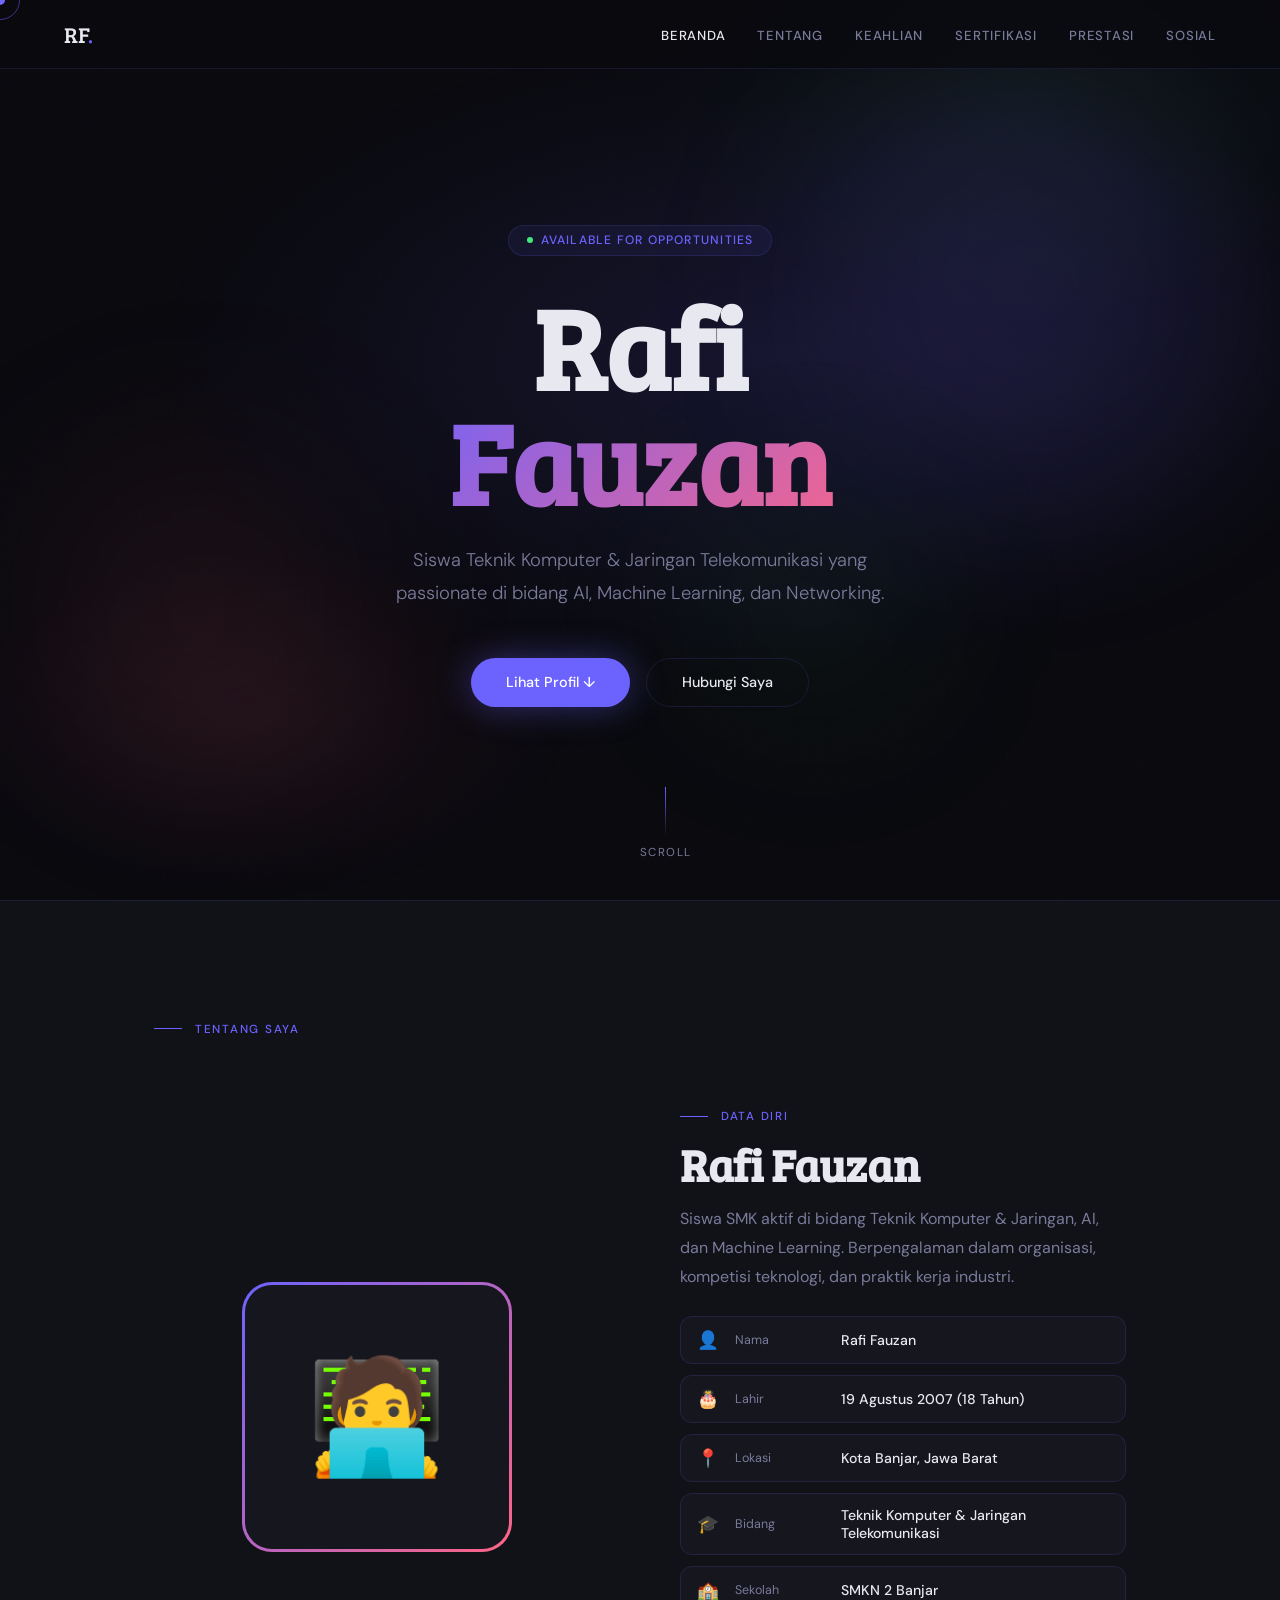
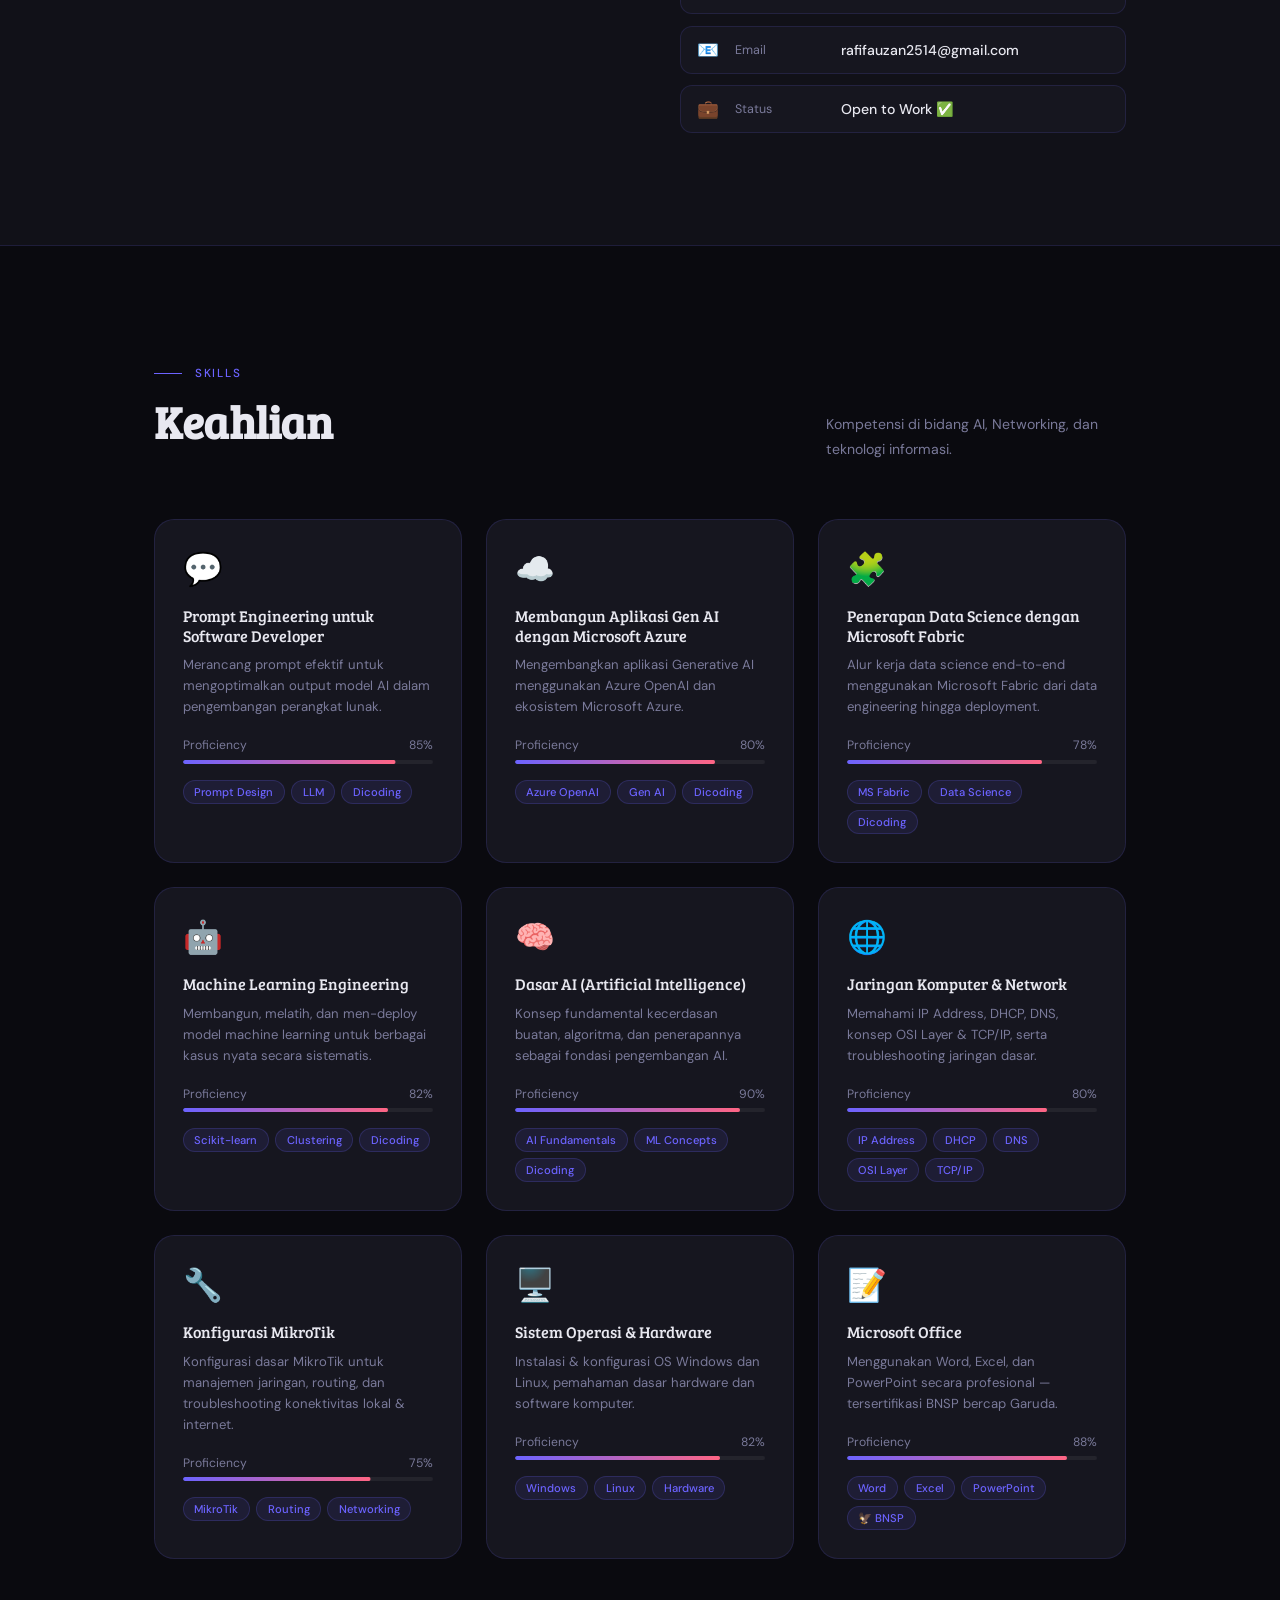
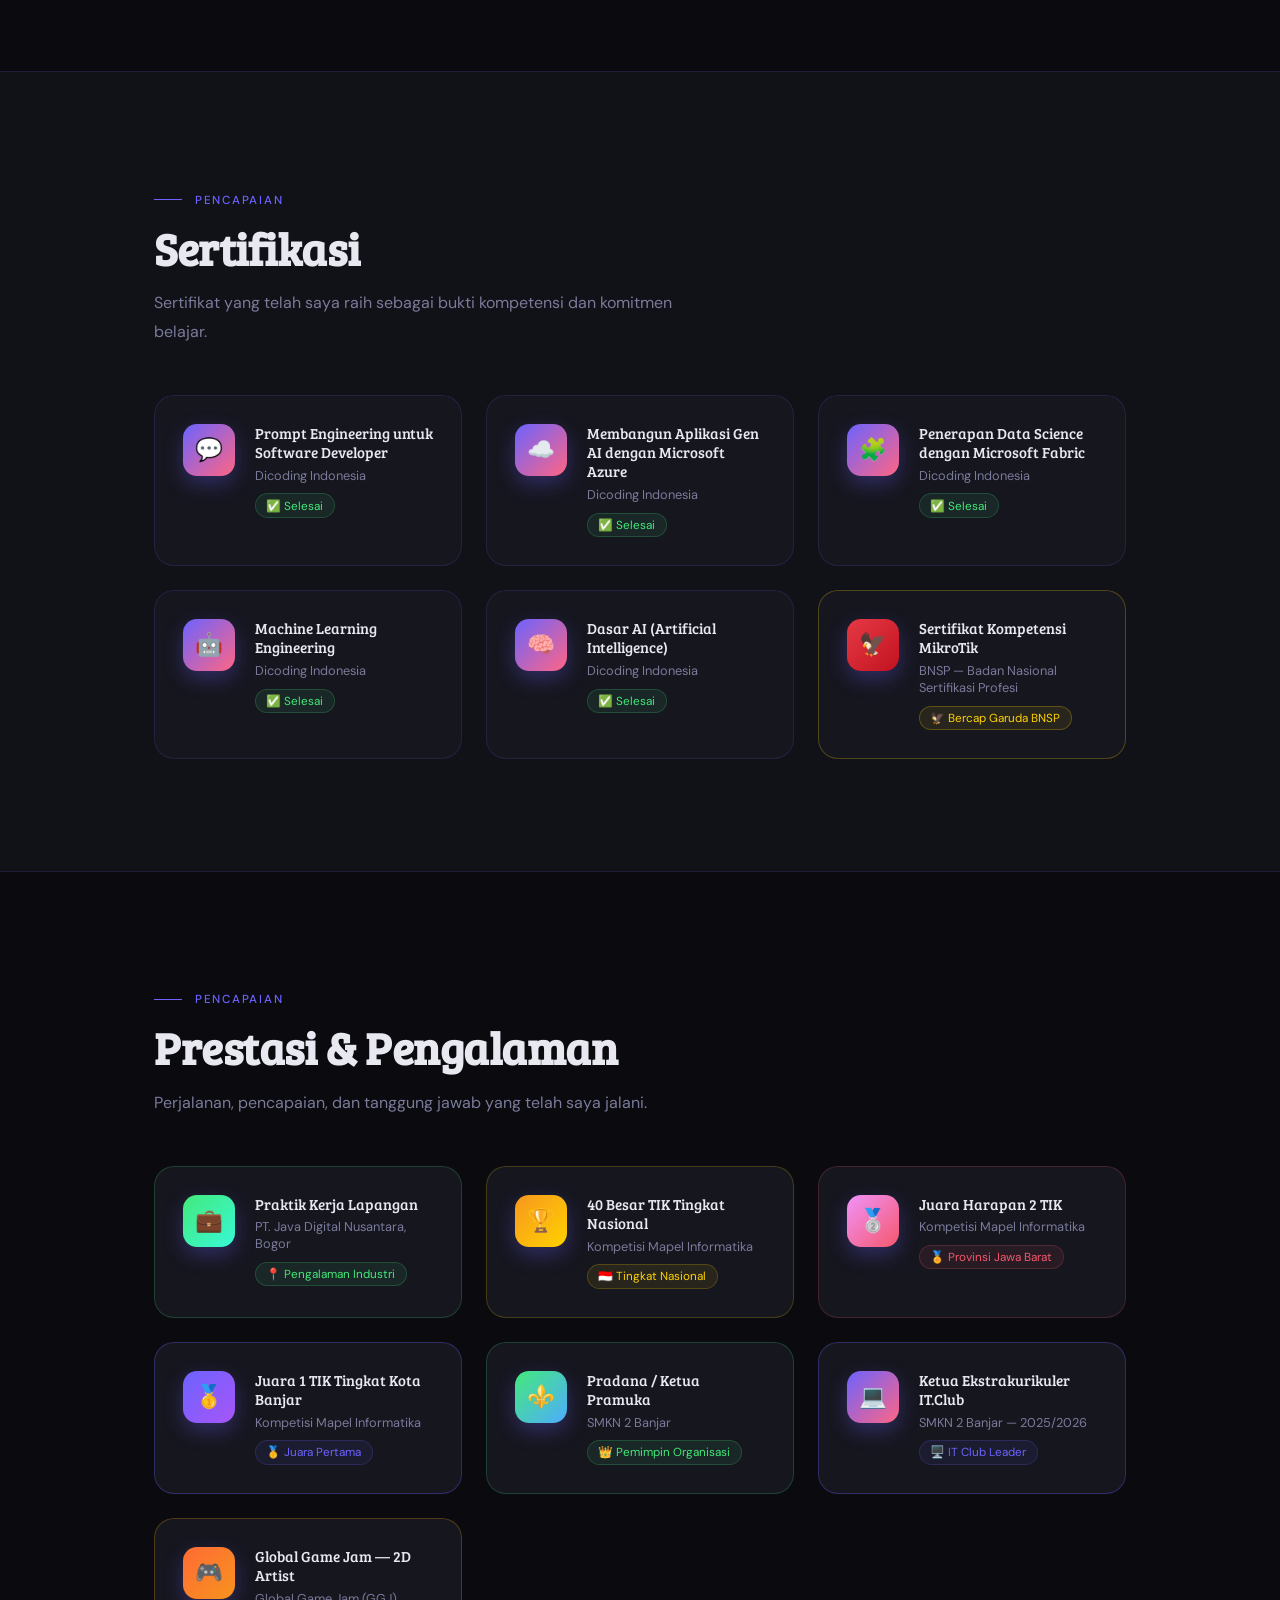
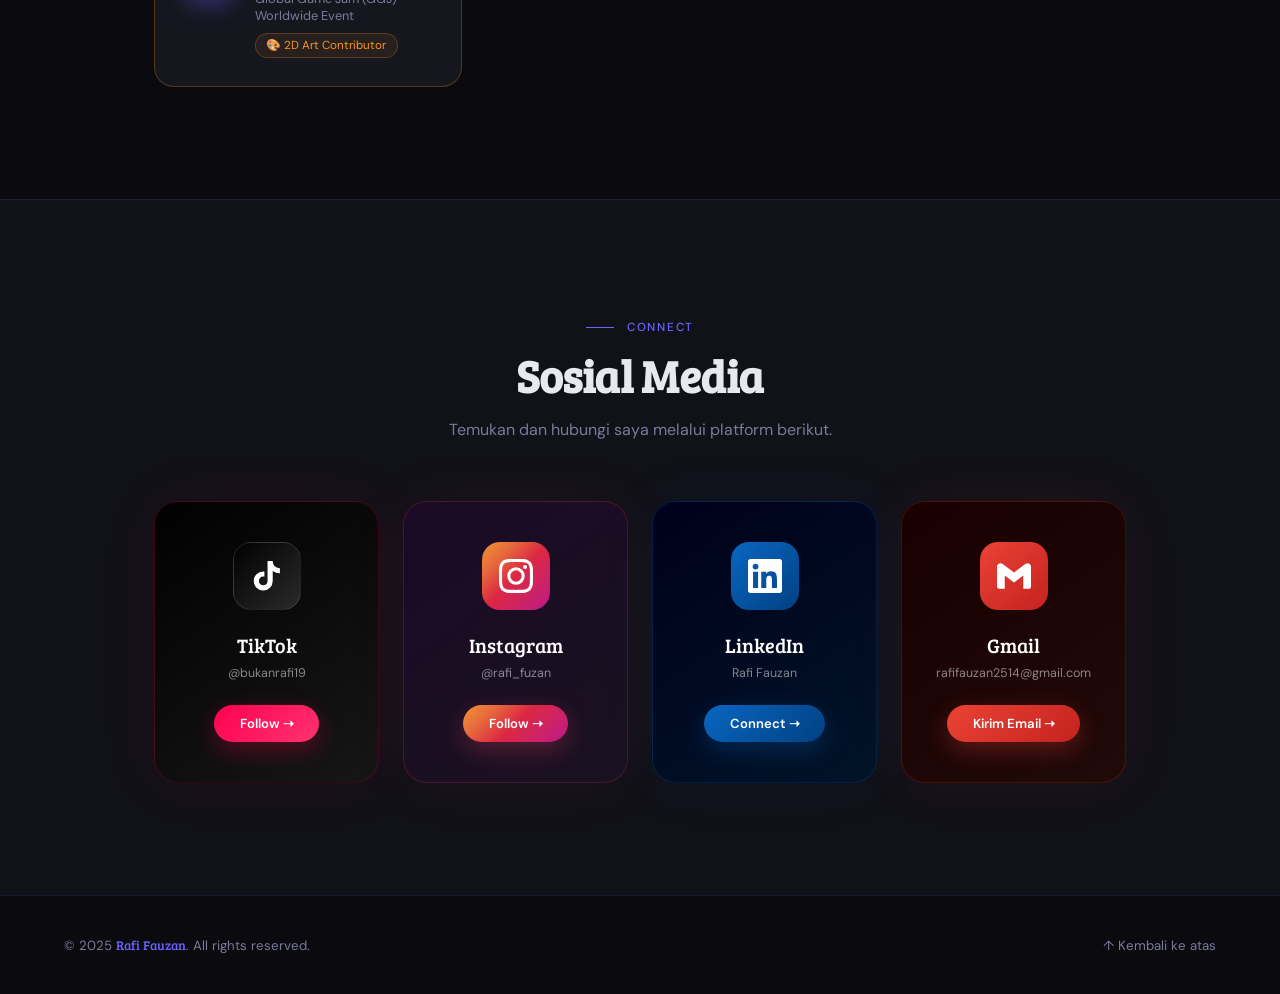
<file: index.html>
<!DOCTYPE html>
<html lang="id">
<head>
  <meta charset="UTF-8">
  <meta name="viewport" content="width=device-width, initial-scale=1.0">
  <title>Rafi Fauzan — Portfolio</title>
  <link href="https://fonts.googleapis.com/css2?family=Bree+Serif&family=Syne:wght@400;600;700;800&family=DM+Sans:ital,wght@0,300;0,400;0,500;1,300&display=swap" rel="stylesheet">
  <link rel="stylesheet" href="style.css">
</head>
<body>

  <!-- CURSOR -->
  <div class="cursor" id="cursor"></div>
  <div class="cursor-ring" id="cursorRing"></div>

  <!-- ══════════════════════════════════
       NAVIGASI
  ══════════════════════════════════ -->
  <nav>
    <div class="nav-logo">RF<span>.</span></div>
    <ul class="nav-links">
      <li><a href="#beranda">Beranda</a></li>
      <li><a href="#data-diri">Tentang</a></li>
      <li><a href="#keahlian">Keahlian</a></li>
      <li><a href="#sertifikasi">Sertifikasi</a></li>
      <li><a href="#prestasi">Prestasi</a></li>
      <li><a href="#sosial">Sosial</a></li>
    </ul>
  </nav>

  <!-- ══════════════════════════════════
       BERANDA
  ══════════════════════════════════ -->
  <section id="beranda">
    <div class="hero-bg">
      <div class="orb orb-1"></div>
      <div class="orb orb-2"></div>
      <div class="orb orb-3"></div>
    </div>

    <div class="hero-content">
      <div class="hero-tag">
        <span class="dot"></span>
        Available for opportunities
      </div>

      <h1 class="hero-name">
        <span class="line-1">Rafi</span>
        <span class="line-2">Fauzan</span>
      </h1>

      <p class="hero-sub">
        Siswa Teknik Komputer &amp; Jaringan Telekomunikasi yang passionate di bidang
        AI, Machine Learning, dan Networking.
      </p>

      <div class="hero-cta">
        <a href="#data-diri" class="btn btn-primary">Lihat Profil ↓</a>
        <a href="#sosial"    class="btn btn-outline">Hubungi Saya</a>
      </div>
    </div>

    <div class="scroll-ind">
      <div class="line"></div>
      <span>Scroll</span>
    </div>
  </section>

  <!-- ══════════════════════════════════
       DATA DIRI
  ══════════════════════════════════ -->
  <section id="data-diri">
    <div class="section-wrap">
      <div class="section-label">Tentang Saya</div>
      <div class="about-grid">

        <!-- Avatar -->
        <div class="about-avatar-wrap reveal">
          <div class="avatar-frame">
            <div class="avatar-inner">🧑‍💻</div>
          </div>
        </div>

        <!-- Info -->
        <div class="about-details">
          <div class="section-label">Data Diri</div>
          <h2 class="section-title">Rafi Fauzan</h2>
          <p class="section-desc">
            Siswa SMK aktif di bidang Teknik Komputer &amp; Jaringan, AI, dan Machine Learning.
            Berpengalaman dalam organisasi, kompetisi teknologi, dan praktik kerja industri.
          </p>

          <div class="info-list">
            <div class="info-item reveal reveal-delay-1">
              <span class="info-icon">👤</span>
              <span class="info-label">Nama</span>
              <span class="info-val">Rafi Fauzan</span>
            </div>
            <div class="info-item reveal reveal-delay-1">
              <span class="info-icon">🎂</span>
              <span class="info-label">Lahir</span>
              <span class="info-val">19 Agustus 2007 (18 Tahun)</span>
            </div>
            <div class="info-item reveal reveal-delay-2">
              <span class="info-icon">📍</span>
              <span class="info-label">Lokasi</span>
              <span class="info-val">Kota Banjar, Jawa Barat</span>
            </div>
            <div class="info-item reveal reveal-delay-2">
              <span class="info-icon">🎓</span>
              <span class="info-label">Bidang</span>
              <span class="info-val">Teknik Komputer &amp; Jaringan Telekomunikasi</span>
            </div>
            <div class="info-item reveal reveal-delay-3">
              <span class="info-icon">🏫</span>
              <span class="info-label">Sekolah</span>
              <span class="info-val">SMKN 2 Banjar</span>
            </div>
            <div class="info-item reveal reveal-delay-3">
              <span class="info-icon">📧</span>
              <span class="info-label">Email</span>
              <span class="info-val">rafifauzan2514@gmail.com</span>
            </div>
            <div class="info-item reveal reveal-delay-3">
              <span class="info-icon">💼</span>
              <span class="info-label">Status</span>
              <span class="info-val">Open to Work ✅</span>
            </div>
          </div>
        </div>

      </div>
    </div>
  </section>

  <!-- ══════════════════════════════════
       KEAHLIAN
  ══════════════════════════════════ -->
  <section id="keahlian">
    <div class="section-wrap">
      <div class="skills-header">
        <div>
          <div class="section-label">Skills</div>
          <h2 class="section-title">Keahlian</h2>
        </div>
        <p class="section-desc" style="max-width:300px;font-size:0.88rem;">
          Kompetensi di bidang AI, Networking, dan teknologi informasi.
        </p>
      </div>

      <div class="skills-grid">

        <div class="skill-card reveal">
          <div class="skill-icon">💬</div>
          <div class="skill-name">Prompt Engineering untuk Software Developer</div>
          <div class="skill-desc">Merancang prompt efektif untuk mengoptimalkan output model AI dalam pengembangan perangkat lunak.</div>
          <div class="skill-bar-label"><span>Proficiency</span><span>85%</span></div>
          <div class="skill-bar-track"><div class="skill-bar-fill" data-width="0.85"></div></div>
          <div class="skill-tags">
            <span class="tag">Prompt Design</span><span class="tag">LLM</span><span class="tag">Dicoding</span>
          </div>
        </div>

        <div class="skill-card reveal reveal-delay-1">
          <div class="skill-icon">☁️</div>
          <div class="skill-name">Membangun Aplikasi Gen AI dengan Microsoft Azure</div>
          <div class="skill-desc">Mengembangkan aplikasi Generative AI menggunakan Azure OpenAI dan ekosistem Microsoft Azure.</div>
          <div class="skill-bar-label"><span>Proficiency</span><span>80%</span></div>
          <div class="skill-bar-track"><div class="skill-bar-fill" data-width="0.80"></div></div>
          <div class="skill-tags">
            <span class="tag">Azure OpenAI</span><span class="tag">Gen AI</span><span class="tag">Dicoding</span>
          </div>
        </div>

        <div class="skill-card reveal reveal-delay-2">
          <div class="skill-icon">🧩</div>
          <div class="skill-name">Penerapan Data Science dengan Microsoft Fabric</div>
          <div class="skill-desc">Alur kerja data science end-to-end menggunakan Microsoft Fabric dari data engineering hingga deployment.</div>
          <div class="skill-bar-label"><span>Proficiency</span><span>78%</span></div>
          <div class="skill-bar-track"><div class="skill-bar-fill" data-width="0.78"></div></div>
          <div class="skill-tags">
            <span class="tag">MS Fabric</span><span class="tag">Data Science</span><span class="tag">Dicoding</span>
          </div>
        </div>

        <div class="skill-card reveal">
          <div class="skill-icon">🤖</div>
          <div class="skill-name">Machine Learning Engineering</div>
          <div class="skill-desc">Membangun, melatih, dan men-deploy model machine learning untuk berbagai kasus nyata secara sistematis.</div>
          <div class="skill-bar-label"><span>Proficiency</span><span>82%</span></div>
          <div class="skill-bar-track"><div class="skill-bar-fill" data-width="0.82"></div></div>
          <div class="skill-tags">
            <span class="tag">Scikit-learn</span><span class="tag">Clustering</span><span class="tag">Dicoding</span>
          </div>
        </div>

        <div class="skill-card reveal reveal-delay-1">
          <div class="skill-icon">🧠</div>
          <div class="skill-name">Dasar AI (Artificial Intelligence)</div>
          <div class="skill-desc">Konsep fundamental kecerdasan buatan, algoritma, dan penerapannya sebagai fondasi pengembangan AI.</div>
          <div class="skill-bar-label"><span>Proficiency</span><span>90%</span></div>
          <div class="skill-bar-track"><div class="skill-bar-fill" data-width="0.90"></div></div>
          <div class="skill-tags">
            <span class="tag">AI Fundamentals</span><span class="tag">ML Concepts</span><span class="tag">Dicoding</span>
          </div>
        </div>

        <div class="skill-card reveal reveal-delay-2">
          <div class="skill-icon">🌐</div>
          <div class="skill-name">Jaringan Komputer &amp; Network</div>
          <div class="skill-desc">Memahami IP Address, DHCP, DNS, konsep OSI Layer &amp; TCP/IP, serta troubleshooting jaringan dasar.</div>
          <div class="skill-bar-label"><span>Proficiency</span><span>80%</span></div>
          <div class="skill-bar-track"><div class="skill-bar-fill" data-width="0.80"></div></div>
          <div class="skill-tags">
            <span class="tag">IP Address</span><span class="tag">DHCP</span><span class="tag">DNS</span>
            <span class="tag">OSI Layer</span><span class="tag">TCP/IP</span>
          </div>
        </div>

        <div class="skill-card reveal">
          <div class="skill-icon">🔧</div>
          <div class="skill-name">Konfigurasi MikroTik</div>
          <div class="skill-desc">Konfigurasi dasar MikroTik untuk manajemen jaringan, routing, dan troubleshooting konektivitas lokal &amp; internet.</div>
          <div class="skill-bar-label"><span>Proficiency</span><span>75%</span></div>
          <div class="skill-bar-track"><div class="skill-bar-fill" data-width="0.75"></div></div>
          <div class="skill-tags">
            <span class="tag">MikroTik</span><span class="tag">Routing</span><span class="tag">Networking</span>
          </div>
        </div>

        <div class="skill-card reveal reveal-delay-1">
          <div class="skill-icon">🖥️</div>
          <div class="skill-name">Sistem Operasi &amp; Hardware</div>
          <div class="skill-desc">Instalasi &amp; konfigurasi OS Windows dan Linux, pemahaman dasar hardware dan software komputer.</div>
          <div class="skill-bar-label"><span>Proficiency</span><span>82%</span></div>
          <div class="skill-bar-track"><div class="skill-bar-fill" data-width="0.82"></div></div>
          <div class="skill-tags">
            <span class="tag">Windows</span><span class="tag">Linux</span><span class="tag">Hardware</span>
          </div>
        </div>

        <div class="skill-card reveal reveal-delay-2">
          <div class="skill-icon">📝</div>
          <div class="skill-name">Microsoft Office</div>
          <div class="skill-desc">Menggunakan Word, Excel, dan PowerPoint secara profesional — tersertifikasi BNSP bercap Garuda.</div>
          <div class="skill-bar-label"><span>Proficiency</span><span>88%</span></div>
          <div class="skill-bar-track"><div class="skill-bar-fill" data-width="0.88"></div></div>
          <div class="skill-tags">
            <span class="tag">Word</span><span class="tag">Excel</span><span class="tag">PowerPoint</span><span class="tag">🦅 BNSP</span>
          </div>
        </div>

      </div>
    </div>
  </section>

  <!-- ══════════════════════════════════
       SERTIFIKASI
  ══════════════════════════════════ -->
  <section id="sertifikasi">
    <div class="section-wrap">
      <div class="section-label">Pencapaian</div>
      <h2 class="section-title">Sertifikasi</h2>
      <p class="section-desc">Sertifikat yang telah saya raih sebagai bukti kompetensi dan komitmen belajar.</p>

      <div class="cert-grid">

        <div class="cert-card reveal">
          <div class="cert-badge">💬</div>
          <div class="cert-info">
            <div class="cert-name">Prompt Engineering untuk Software Developer</div>
            <div class="cert-issuer">Dicoding Indonesia</div>
            <div class="cert-date">✅ Selesai</div>
          </div>
        </div>

        <div class="cert-card reveal reveal-delay-1">
          <div class="cert-badge">☁️</div>
          <div class="cert-info">
            <div class="cert-name">Membangun Aplikasi Gen AI dengan Microsoft Azure</div>
            <div class="cert-issuer">Dicoding Indonesia</div>
            <div class="cert-date">✅ Selesai</div>
          </div>
        </div>

        <div class="cert-card reveal reveal-delay-2">
          <div class="cert-badge">🧩</div>
          <div class="cert-info">
            <div class="cert-name">Penerapan Data Science dengan Microsoft Fabric</div>
            <div class="cert-issuer">Dicoding Indonesia</div>
            <div class="cert-date">✅ Selesai</div>
          </div>
        </div>

        <div class="cert-card reveal">
          <div class="cert-badge">🤖</div>
          <div class="cert-info">
            <div class="cert-name">Machine Learning Engineering</div>
            <div class="cert-issuer">Dicoding Indonesia</div>
            <div class="cert-date">✅ Selesai</div>
          </div>
        </div>

        <div class="cert-card reveal reveal-delay-1">
          <div class="cert-badge">🧠</div>
          <div class="cert-info">
            <div class="cert-name">Dasar AI (Artificial Intelligence)</div>
            <div class="cert-issuer">Dicoding Indonesia</div>
            <div class="cert-date">✅ Selesai</div>
          </div>
        </div>

        <div class="cert-card reveal reveal-delay-2" style="border-color:rgba(255,210,0,0.25);">
          <div class="cert-badge" style="background:linear-gradient(135deg,#e63946,#c1121f);">🦅</div>
          <div class="cert-info">
            <div class="cert-name">Sertifikat Kompetensi MikroTik</div>
            <div class="cert-issuer">BNSP — Badan Nasional Sertifikasi Profesi</div>
            <div class="cert-date" style="color:#ffd200;background:rgba(255,210,0,0.08);border-color:rgba(255,210,0,0.25);">
              🦅 Bercap Garuda BNSP
            </div>
          </div>
        </div>

      </div>
    </div>
  </section>

  <!-- ══════════════════════════════════
       PRESTASI
  ══════════════════════════════════ -->
  <section id="prestasi">
    <div class="section-wrap">
      <div class="section-label">Pencapaian</div>
      <h2 class="section-title">Prestasi &amp; Pengalaman</h2>
      <p class="section-desc">Perjalanan, pencapaian, dan tanggung jawab yang telah saya jalani.</p>

      <div class="cert-grid" style="margin-top:3rem;">

        <div class="cert-card reveal" style="border-color:rgba(67,233,123,0.2);">
          <div class="cert-badge" style="background:linear-gradient(135deg,#43e97b,#38f9d7);">💼</div>
          <div class="cert-info">
            <div class="cert-name">Praktik Kerja Lapangan</div>
            <div class="cert-issuer">PT. Java Digital Nusantara, Bogor</div>
            <div class="cert-date" style="color:var(--accent3);background:rgba(67,233,123,0.08);border-color:rgba(67,233,123,0.2);">
              📍 Pengalaman Industri
            </div>
          </div>
        </div>

        <div class="cert-card reveal reveal-delay-1" style="border-color:rgba(255,215,0,0.2);">
          <div class="cert-badge" style="background:linear-gradient(135deg,#f7971e,#ffd200);">🏆</div>
          <div class="cert-info">
            <div class="cert-name">40 Besar TIK Tingkat Nasional</div>
            <div class="cert-issuer">Kompetisi Mapel Informatika </div>
            <div class="cert-date" style="color:#ffd200;background:rgba(255,210,0,0.08);border-color:rgba(255,210,0,0.2);">
              🇮🇩 Tingkat Nasional
            </div>
          </div>
        </div>

        <div class="cert-card reveal reveal-delay-2" style="border-color:rgba(245,87,108,0.2);">
          <div class="cert-badge" style="background:linear-gradient(135deg,#f093fb,#f5576c);">🥈</div>
          <div class="cert-info">
            <div class="cert-name">Juara Harapan 2 TIK</div>
            <div class="cert-issuer">Kompetisi Mapel Informatika </div>
            <div class="cert-date" style="color:#f5576c;background:rgba(245,87,108,0.08);border-color:rgba(245,87,108,0.2);">
              🏅 Provinsi Jawa Barat
            </div>
          </div>
        </div>

        <div class="cert-card reveal" style="border-color:rgba(108,99,255,0.3);">
          <div class="cert-badge" style="background:linear-gradient(135deg,#6c63ff,#a855f7);">🥇</div>
          <div class="cert-info">
            <div class="cert-name">Juara 1 TIK Tingkat Kota Banjar</div>
            <div class="cert-issuer">Kompetisi Mapel Informatika </div>
            <div class="cert-date" style="color:var(--accent);background:rgba(108,99,255,0.08);border-color:rgba(108,99,255,0.2);">
              🥇 Juara Pertama
            </div>
          </div>
        </div>

        <div class="cert-card reveal reveal-delay-1" style="border-color:rgba(67,233,123,0.2);">
          <div class="cert-badge" style="background:linear-gradient(135deg,#43e97b,#4facfe);">⚜️</div>
          <div class="cert-info">
            <div class="cert-name">Pradana / Ketua Pramuka</div>
            <div class="cert-issuer">SMKN 2 Banjar</div>
            <div class="cert-date" style="color:var(--accent3);background:rgba(67,233,123,0.08);border-color:rgba(67,233,123,0.2);">
              👑 Pemimpin Organisasi
            </div>
          </div>
        </div>

        <div class="cert-card reveal reveal-delay-2" style="border-color:rgba(108,99,255,0.3);">
          <div class="cert-badge" style="background:linear-gradient(135deg,#6c63ff,#ff6584);">💻</div>
          <div class="cert-info">
            <div class="cert-name">Ketua Ekstrakurikuler IT.Club</div>
            <div class="cert-issuer">SMKN 2 Banjar — 2025/2026</div>
            <div class="cert-date" style="color:var(--accent);background:rgba(108,99,255,0.08);border-color:rgba(108,99,255,0.2);">
              🖥️ IT Club Leader
            </div>
          </div>
        </div>

        <div class="cert-card reveal" style="border-color:rgba(255,165,0,0.25);">
          <div class="cert-badge" style="background:linear-gradient(135deg,#ff6b35,#f7931e);">🎮</div>
          <div class="cert-info">
            <div class="cert-name">Global Game Jam — 2D Artist</div>
            <div class="cert-issuer">Global Game Jam (GGJ) Worldwide Event</div>
            <div class="cert-date" style="color:#f7931e;background:rgba(247,147,30,0.08);border-color:rgba(247,147,30,0.25);">
              🎨 2D Art Contributor
            </div>
          </div>
        </div>

      </div>
    </div>
  </section>

  <!-- ══════════════════════════════════
       SOSIAL MEDIA
  ══════════════════════════════════ -->
  <section id="sosial" style="background:var(--surface);border-top:1px solid var(--border);">
    <div class="section-wrap" style="text-align:center;">
      <div class="section-label" style="justify-content:center;">Connect</div>
      <h2 class="section-title">Sosial Media</h2>
      <p class="section-desc" style="margin:0 auto 0.5rem;">Temukan dan hubungi saya melalui platform berikut.</p>

      <div class="social-wrap">

        <a href="https://www.tiktok.com/@bukanrafi19?_r=1&_t=ZS-95xiObtdGoX" target="_blank" class="social-card social-tiktok reveal">
          <div class="social-icon-wrap tiktok-icon-bg">
            <svg width="36" height="36" viewBox="0 0 24 24" fill="white">
              <path d="M19.59 6.69a4.83 4.83 0 0 1-3.77-4.25V2h-3.45v13.67a2.89 2.89 0 0 1-2.88 2.5 2.89 2.89 0 0 1-2.89-2.89 2.89 2.89 0 0 1 2.89-2.89c.28 0 .54.04.79.1V9.01a6.33 6.33 0 0 0-.79-.05 6.34 6.34 0 0 0-6.34 6.34 6.34 6.34 0 0 0 6.34 6.34 6.34 6.34 0 0 0 6.33-6.34V8.69a8.18 8.18 0 0 0 4.78 1.52V6.76a4.84 4.84 0 0 1-1-.07z"/>
            </svg>
          </div>
          <div class="social-platform">TikTok</div>
          <div class="social-handle">@bukanrafi19</div>
          <div class="social-follow">Follow ➝</div>
        </a>

        <a href="https://www.instagram.com/rafi_fuzan?igsh=MXUydmFncnNpbW5mNQ==" target="_blank" class="social-card social-ig reveal reveal-delay-1">
          <div class="social-icon-wrap ig-icon-bg">
            <svg width="34" height="34" viewBox="0 0 24 24" fill="white">
              <path d="M12 2.163c3.204 0 3.584.012 4.85.07 3.252.148 4.771 1.691 4.919 4.919.058 1.265.069 1.645.069 4.849 0 3.205-.012 3.584-.069 4.849-.149 3.225-1.664 4.771-4.919 4.919-1.266.058-1.644.07-4.85.07-3.204 0-3.584-.012-4.849-.07-3.26-.149-4.771-1.699-4.919-4.92-.058-1.265-.07-1.644-.07-4.849 0-3.204.013-3.583.07-4.849.149-3.227 1.664-4.771 4.919-4.919 1.266-.057 1.645-.069 4.849-.069zM12 0C8.741 0 8.333.014 7.053.072 2.695.272.273 2.69.073 7.052.014 8.333 0 8.741 0 12c0 3.259.014 3.668.072 4.948.2 4.358 2.618 6.78 6.98 6.98C8.333 23.986 8.741 24 12 24c3.259 0 3.668-.014 4.948-.072 4.354-.2 6.782-2.618 6.979-6.98.059-1.28.073-1.689.073-4.948 0-3.259-.014-3.667-.072-4.947-.196-4.354-2.617-6.78-6.979-6.98C15.668.014 15.259 0 12 0zm0 5.838a6.162 6.162 0 1 0 0 12.324 6.162 6.162 0 0 0 0-12.324zM12 16a4 4 0 1 1 0-8 4 4 0 0 1 0 8zm6.406-11.845a1.44 1.44 0 1 0 0 2.881 1.44 1.44 0 0 0 0-2.881z"/>
            </svg>
          </div>
          <div class="social-platform">Instagram</div>
          <div class="social-handle">@rafi_fuzan</div>
          <div class="social-follow">Follow ➝</div>
        </a>

        <a href="https://www.linkedin.com/in/rafi-fauzan-2266743a9/?skipRedirect=true" target="_blank" class="social-card social-linkedin reveal reveal-delay-2">
          <div class="social-icon-wrap linkedin-icon-bg">
            <svg width="34" height="34" viewBox="0 0 24 24" fill="white">
              <path d="M20.447 20.452h-3.554v-5.569c0-1.328-.027-3.037-1.852-3.037-1.853 0-2.136 1.445-2.136 2.939v5.667H9.351V9h3.414v1.561h.046c.477-.9 1.637-1.85 3.37-1.85 3.601 0 4.267 2.37 4.267 5.455v6.286zM5.337 7.433a2.062 2.062 0 0 1-2.063-2.065 2.064 2.064 0 1 1 2.063 2.065zm1.782 13.019H3.555V9h3.564v11.452zM22.225 0H1.771C.792 0 0 .774 0 1.729v20.542C0 23.227.792 24 1.771 24h20.451C23.2 24 24 23.227 24 22.271V1.729C24 .774 23.2 0 22.222 0h.003z"/>
            </svg>
          </div>
          <div class="social-platform">LinkedIn</div>
          <div class="social-handle">Rafi Fauzan</div>
          <div class="social-follow">Connect ➝</div>
        </a>

        <a href="mailto:rafifauzan2514@gmail.com" class="social-card social-gmail reveal reveal-delay-3">
          <div class="social-icon-wrap gmail-icon-bg">
            <svg width="34" height="34" viewBox="0 0 24 24" fill="white">
              <path d="M24 5.457v13.909c0 .904-.732 1.636-1.636 1.636h-3.819V11.73L12 16.64l-6.545-4.91v9.273H1.636A1.636 1.636 0 0 1 0 19.366V5.457c0-2.023 2.309-3.178 3.927-1.964L5.455 4.64 12 9.548l6.545-4.910 1.528-1.145C21.69 2.28 24 3.434 24 5.457z"/>
            </svg>
          </div>
          <div class="social-platform">Gmail</div>
          <div class="social-handle">rafifauzan2514@gmail.com</div>
          <div class="social-follow">Kirim Email ➝</div>
        </a>

      </div>
    </div>
  </section>

  <!-- ══════════════════════════════════
       FOOTER
  ══════════════════════════════════ -->
  <footer>
    <div class="footer-copy">© 2025 <span>Rafi Fauzan</span>. All rights reserved.</div>
    <a href="#beranda" class="footer-back">↑ Kembali ke atas</a>
  </footer>

  <script src="script.js"></script>
</body>
</html>
</file>
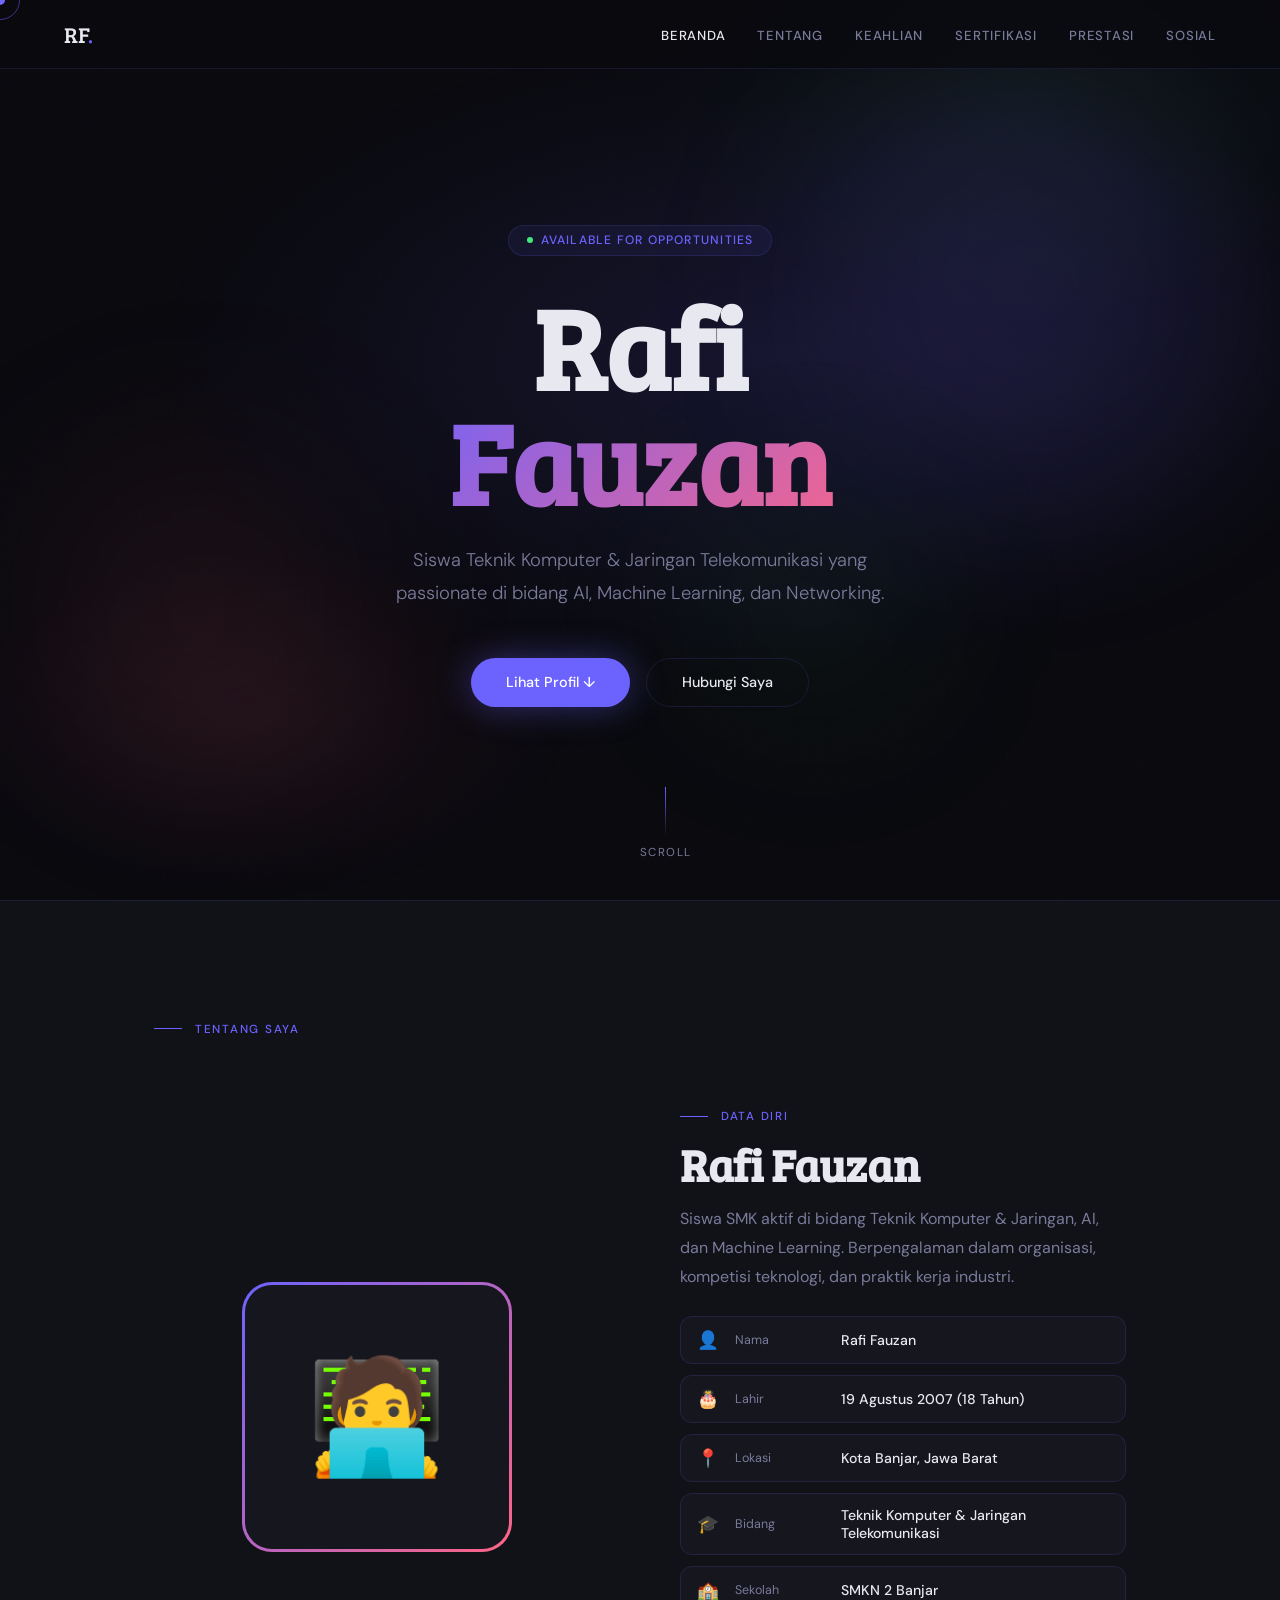
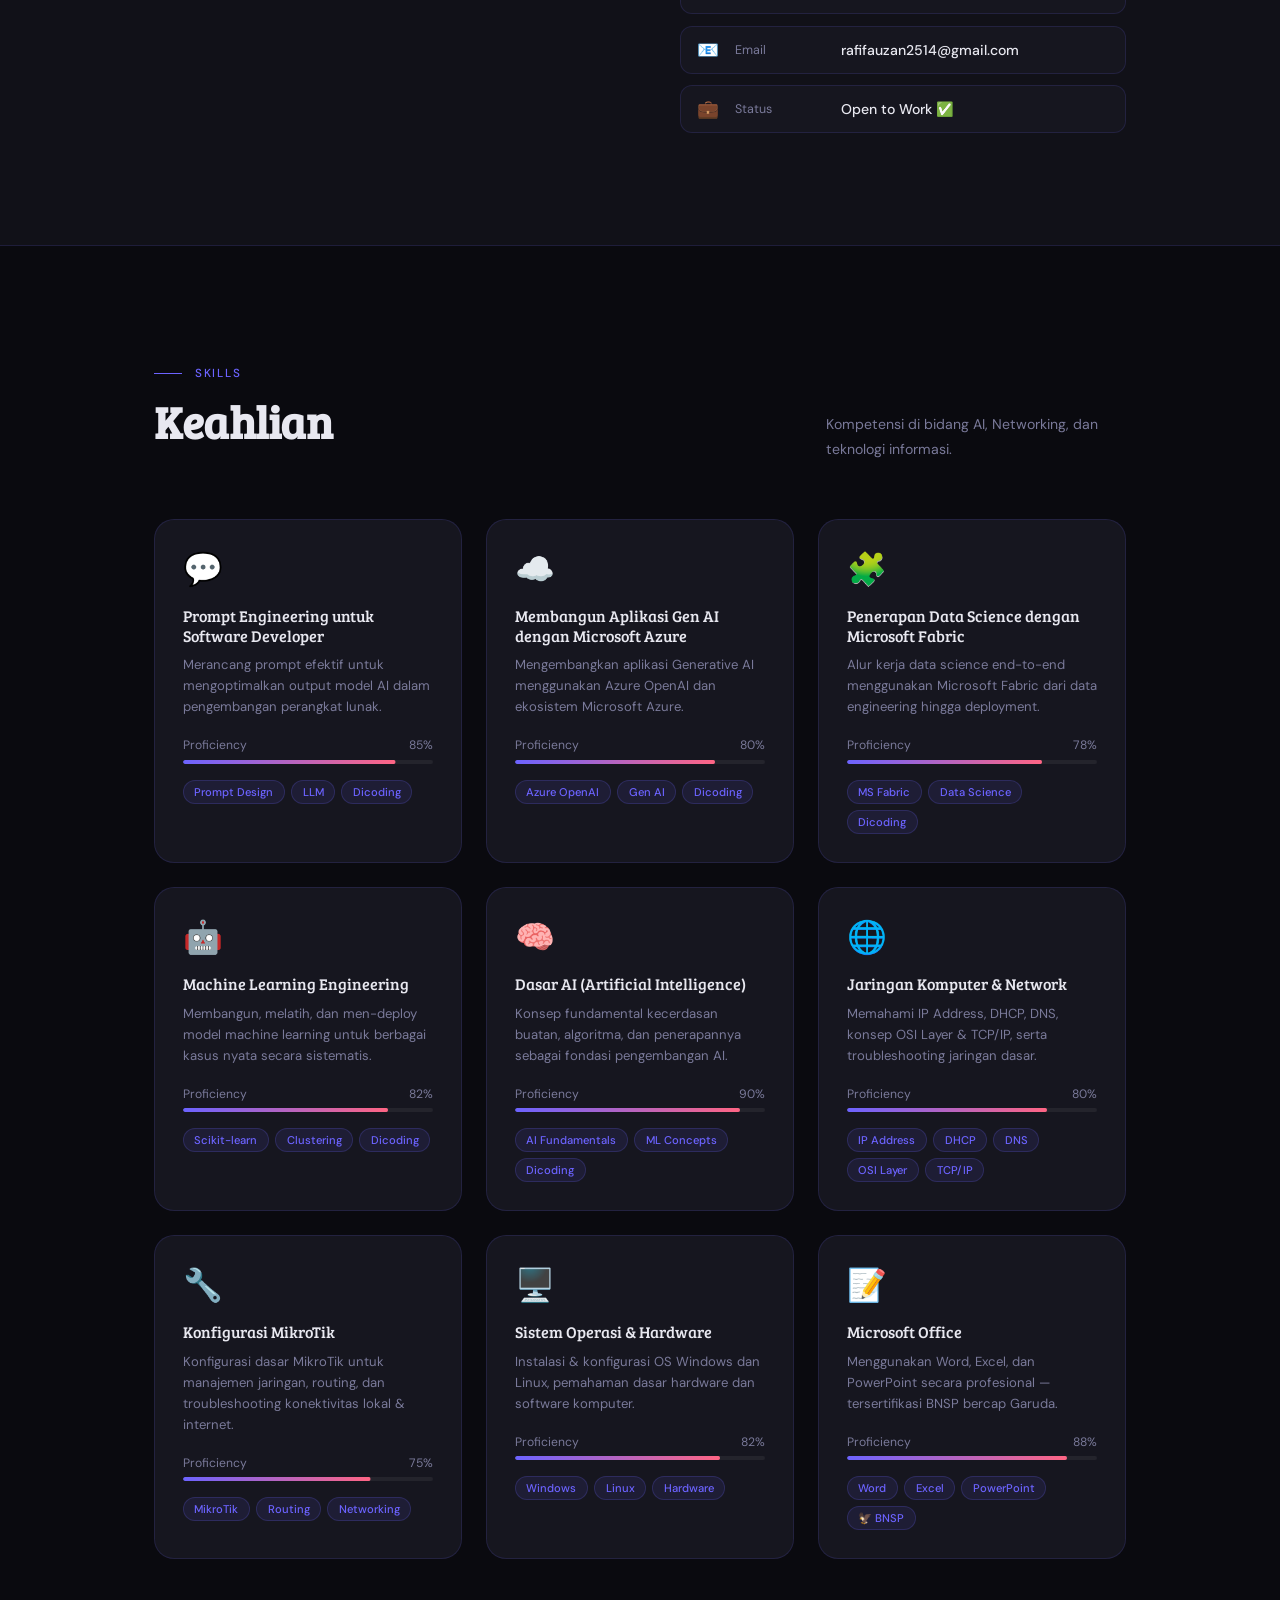
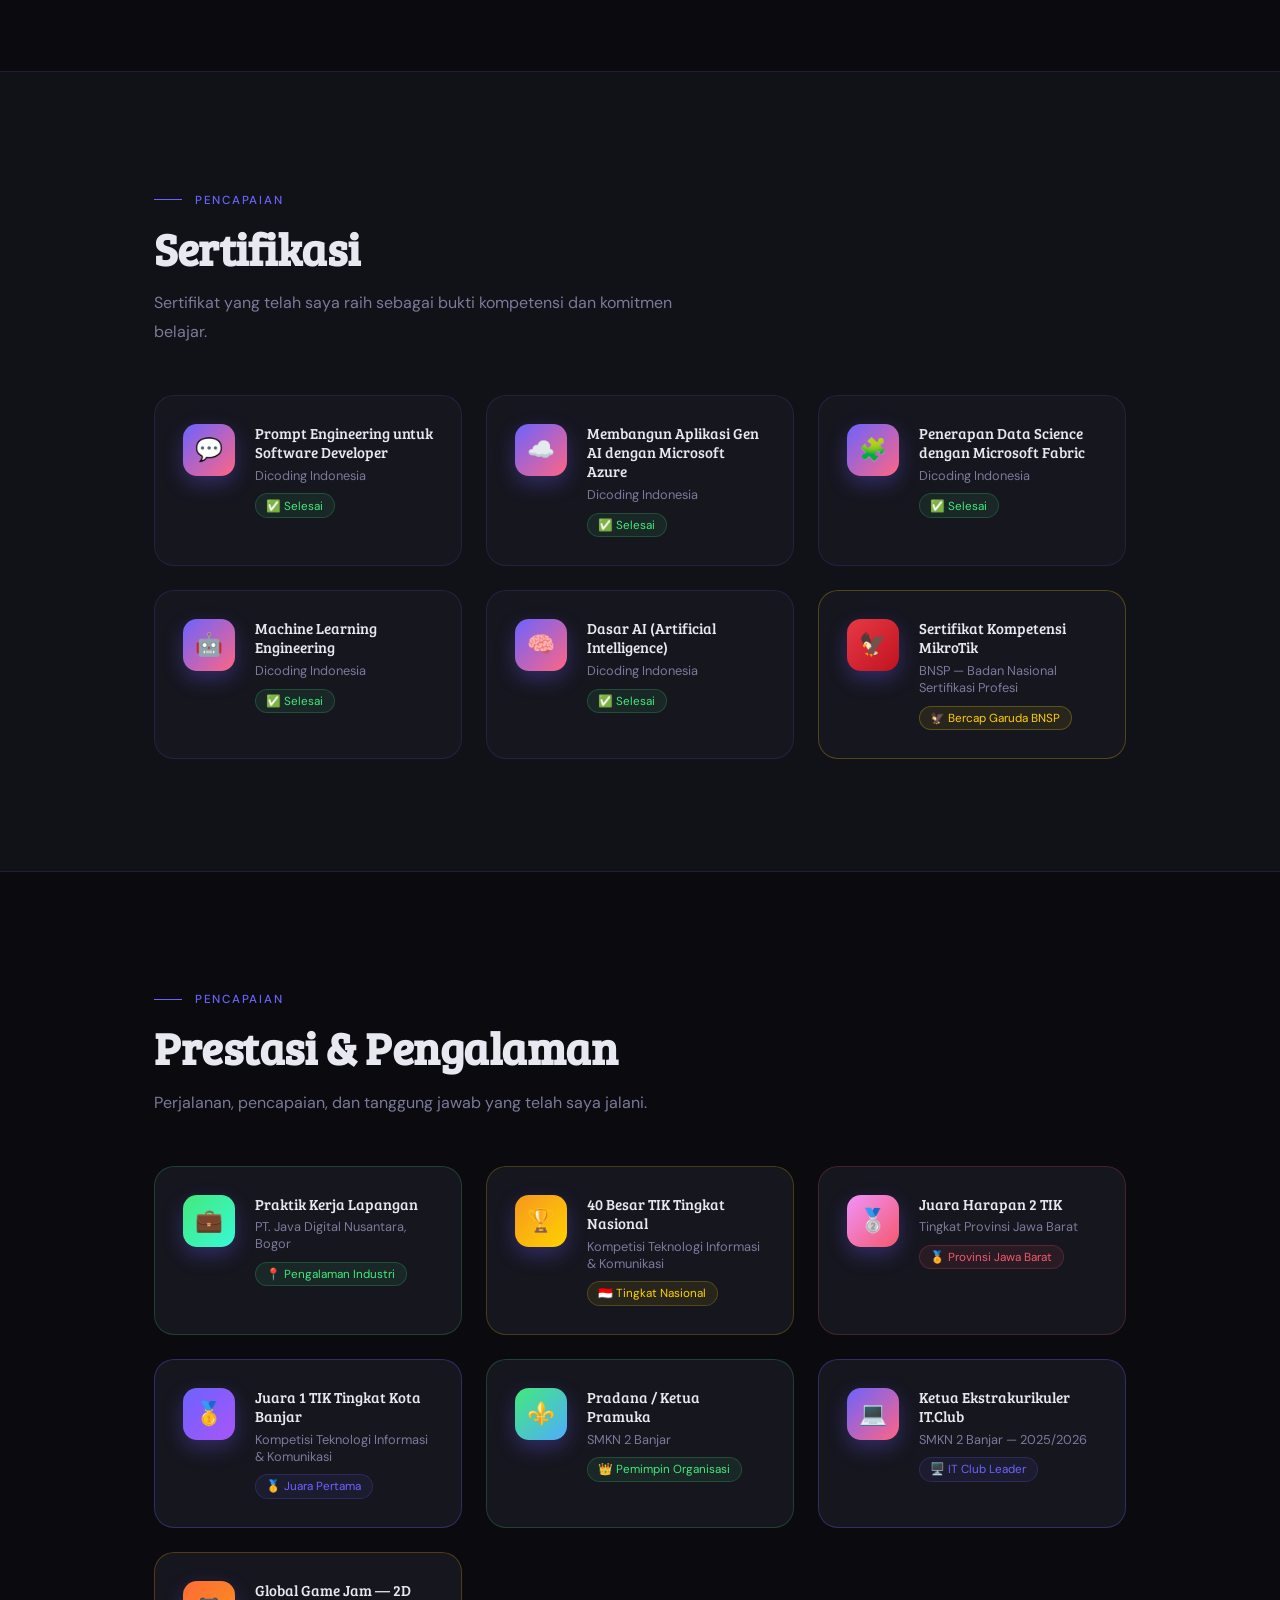
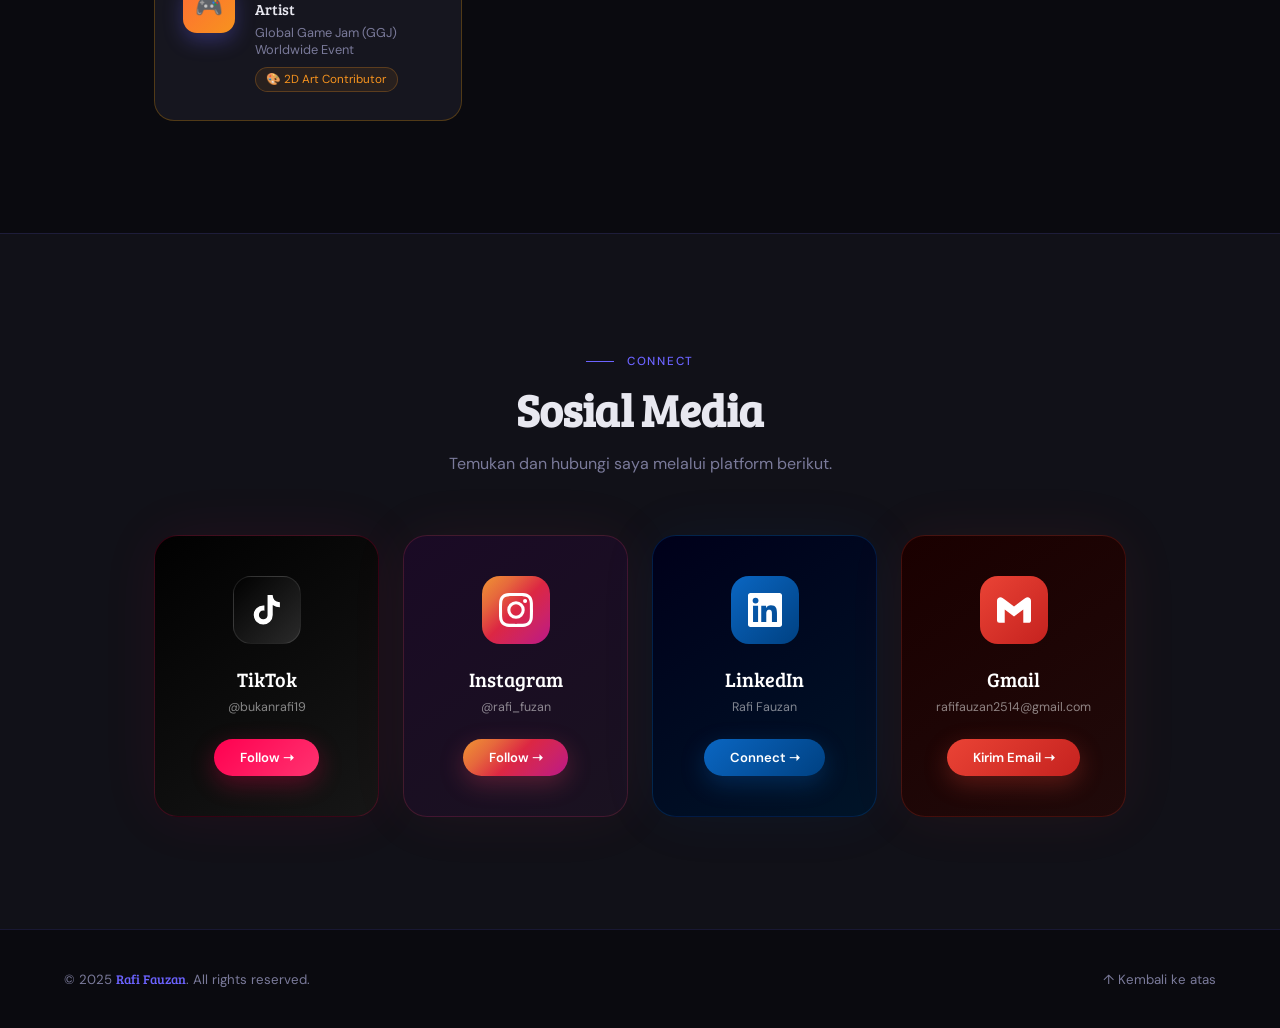
<file: RAFI FAUZAN PORTOFOLIO.html>
<!DOCTYPE html>
<html lang="id">
<head>
<meta charset="UTF-8">
<meta name="viewport" content="width=device-width, initial-scale=1.0">
<title>Rafi Fauzan — Portfolio</title>
<link href="https://fonts.googleapis.com/css2?family=Bree+Serif&family=Syne:wght@400;600;700;800&family=DM+Sans:ital,wght@0,300;0,400;0,500;1,300&display=swap" rel="stylesheet">
<style>
  :root {
    --bg: #0a0a0f; --surface: #111118; --card: #16161f;
    --accent: #6c63ff; --accent2: #ff6584; --accent3: #43e97b;
    --text: #e8e8f0; --muted: #7a7a9a;
    --border: rgba(108,99,255,0.15); --glow: rgba(108,99,255,0.25);
  }
  *,*::before,*::after{box-sizing:border-box;margin:0;padding:0}
  html{scroll-behavior:smooth}
  body{font-family:'DM Sans',sans-serif;background:var(--bg);color:var(--text);overflow-x:hidden;cursor:none}

  .cursor{position:fixed;width:10px;height:10px;background:var(--accent);border-radius:50%;pointer-events:none;z-index:9999;transform:translate(-50%,-50%);transition:transform 0.15s cubic-bezier(0.34,1.56,0.64,1),background 0.3s;mix-blend-mode:screen}
  .cursor-ring{position:fixed;width:40px;height:40px;border:1px solid rgba(108,99,255,0.5);border-radius:50%;pointer-events:none;z-index:9998;transform:translate(-50%,-50%);transition:width 0.4s,height 0.4s,border-color 0.3s}

  body::before{content:'';position:fixed;inset:0;background-image:url("data:image/svg+xml,%3Csvg viewBox='0 0 256 256' xmlns='http://www.w3.org/2000/svg'%3E%3Cfilter id='n'%3E%3CfeTurbulence type='fractalNoise' baseFrequency='0.9' numOctaves='4' stitchTiles='stitch'/%3E%3C/filter%3E%3Crect width='100%25' height='100%25' filter='url(%23n)' opacity='0.03'/%3E%3C/svg%3E");pointer-events:none;z-index:0;opacity:0.35}

  nav{position:fixed;top:0;left:0;right:0;z-index:100;display:flex;align-items:center;justify-content:space-between;padding:1.2rem 4rem;background:rgba(10,10,15,0.75);backdrop-filter:blur(24px);border-bottom:1px solid var(--border)}
  .nav-logo{font-family:'Bree Serif',serif;font-size:1.4rem;color:var(--text)}
  .nav-logo span{color:var(--accent)}
  .nav-links{display:flex;gap:2rem;list-style:none}
  .nav-links a{font-size:0.82rem;font-weight:500;color:var(--muted);text-decoration:none;letter-spacing:0.06em;text-transform:uppercase;transition:color 0.3s;position:relative}
  .nav-links a::after{content:'';position:absolute;bottom:-4px;left:0;width:0;height:1px;background:var(--accent);transition:width 0.3s}
  .nav-links a:hover{color:var(--text)}
  .nav-links a:hover::after{width:100%}

  section{position:relative;z-index:1}

  /* HERO */
  #beranda{min-height:100vh;display:flex;align-items:center;justify-content:center;padding:8rem 4rem 6rem;overflow:hidden}
  .hero-bg{position:absolute;inset:0;z-index:0;background:radial-gradient(ellipse 80% 60% at 60% 40%,rgba(108,99,255,0.13) 0%,transparent 60%),radial-gradient(ellipse 50% 40% at 20% 80%,rgba(255,101,132,0.07) 0%,transparent 50%),radial-gradient(ellipse 60% 50% at 80% 10%,rgba(67,233,123,0.05) 0%,transparent 50%)}
  .orb{position:absolute;border-radius:50%;filter:blur(90px);pointer-events:none;animation:floatOrb 9s ease-in-out infinite}
  .orb-1{width:420px;height:420px;background:rgba(108,99,255,0.11);top:8%;right:3%}
  .orb-2{width:320px;height:320px;background:rgba(255,101,132,0.07);bottom:15%;left:3%;animation-delay:3.5s}
  .orb-3{width:220px;height:220px;background:rgba(67,233,123,0.06);top:55%;right:28%;animation-delay:6s}
  @keyframes floatOrb{0%,100%{transform:translateY(0) scale(1)}50%{transform:translateY(-35px) scale(1.06)}}

  .hero-content{position:relative;z-index:1;max-width:900px;text-align:center}
  .hero-tag{display:inline-flex;align-items:center;gap:0.5rem;padding:0.4rem 1.1rem;border-radius:100px;border:1px solid var(--border);background:rgba(108,99,255,0.08);font-size:0.76rem;font-weight:500;color:var(--accent);letter-spacing:0.1em;text-transform:uppercase;margin-bottom:2rem;opacity:0;animation:elegantIn 1s cubic-bezier(0.16,1,0.3,1) 0.1s forwards}
  .hero-tag .dot{width:6px;height:6px;border-radius:50%;background:var(--accent3);animation:pulse 2.5s ease infinite}
  @keyframes pulse{0%,100%{opacity:1;transform:scale(1)}50%{opacity:0.4;transform:scale(1.6)}}

  .hero-name{font-family:'Bree Serif',serif;font-size:clamp(3.8rem,9vw,7.5rem);line-height:1}
  .hero-name .line-1{display:block;color:var(--text);opacity:0;animation:elegantIn 1s cubic-bezier(0.16,1,0.3,1) 0.25s forwards}
  .hero-name .line-2{display:block;background:linear-gradient(135deg,var(--accent) 0%,var(--accent2) 100%);-webkit-background-clip:text;-webkit-text-fill-color:transparent;background-clip:text;opacity:0;animation:elegantIn 1s cubic-bezier(0.16,1,0.3,1) 0.4s forwards}
  .hero-sub{margin-top:1.6rem;font-size:clamp(1rem,1.8vw,1.15rem);color:var(--muted);font-weight:300;line-height:1.8;max-width:540px;margin-inline:auto;opacity:0;animation:elegantIn 1s cubic-bezier(0.16,1,0.3,1) 0.55s forwards}
  .hero-cta{margin-top:3rem;display:flex;gap:1rem;justify-content:center;flex-wrap:wrap;opacity:0;animation:elegantIn 1s cubic-bezier(0.16,1,0.3,1) 0.7s forwards}

  @keyframes elegantIn{from{opacity:0;transform:translateY(28px) scale(0.97);filter:blur(4px)}to{opacity:1;transform:translateY(0) scale(1);filter:blur(0)}}

  .btn{display:inline-flex;align-items:center;gap:0.5rem;padding:0.9rem 2.2rem;border-radius:100px;font-family:'DM Sans',sans-serif;font-size:0.9rem;font-weight:500;cursor:pointer;text-decoration:none;transition:all 0.35s cubic-bezier(0.34,1.56,0.64,1);border:none}
  .btn-primary{background:var(--accent);color:#fff;box-shadow:0 0 35px rgba(108,99,255,0.4)}
  .btn-primary:hover{transform:translateY(-3px) scale(1.03);box-shadow:0 0 55px rgba(108,99,255,0.65)}
  .btn-outline{background:transparent;color:var(--text);border:1px solid var(--border)}
  .btn-outline:hover{border-color:var(--accent);color:var(--accent);transform:translateY(-3px)}

  .scroll-ind{position:absolute;bottom:2.5rem;left:50%;transform:translateX(-50%);display:flex;flex-direction:column;align-items:center;gap:0.5rem;color:var(--muted);font-size:0.72rem;letter-spacing:0.12em;text-transform:uppercase;opacity:0;animation:elegantIn 1s ease 1.2s forwards}
  .scroll-ind .line{width:1px;height:50px;background:linear-gradient(to bottom,var(--accent),transparent);animation:scrollLine 2.2s ease infinite}
  @keyframes scrollLine{0%{transform:scaleY(0);transform-origin:top}50%{transform:scaleY(1);transform-origin:top}51%{transform-origin:bottom}100%{transform:scaleY(0);transform-origin:bottom}}

  /* SECTIONS */
  .section-wrap{padding:7rem 4rem;max-width:1100px;margin:0 auto}
  .section-label{display:inline-flex;align-items:center;gap:0.8rem;font-size:0.73rem;font-weight:500;color:var(--accent);letter-spacing:0.15em;text-transform:uppercase;margin-bottom:1rem}
  .section-label::before{content:'';display:block;width:28px;height:1px;background:var(--accent)}
  .section-title{font-family:'Bree Serif',serif;font-size:clamp(2rem,4vw,2.8rem);letter-spacing:-0.01em;line-height:1.1;margin-bottom:1rem}
  .section-desc{color:var(--muted);font-size:1rem;line-height:1.8;max-width:540px}

  /* REVEAL */
  .reveal{opacity:0;transform:translateY(36px) scale(0.98);filter:blur(3px);transition:opacity 0.8s cubic-bezier(0.16,1,0.3,1),transform 0.8s cubic-bezier(0.16,1,0.3,1),filter 0.8s cubic-bezier(0.16,1,0.3,1)}
  .reveal.visible{opacity:1;transform:translateY(0) scale(1);filter:blur(0)}
  .reveal-delay-1{transition-delay:0.12s}
  .reveal-delay-2{transition-delay:0.24s}
  .reveal-delay-3{transition-delay:0.36s}

  /* DATA DIRI */
  #data-diri{background:var(--surface);border-top:1px solid var(--border);border-bottom:1px solid var(--border)}
  .about-grid{display:grid;grid-template-columns:1fr 1fr;gap:5rem;align-items:center;margin-top:3rem}
  .about-avatar-wrap{display:flex;justify-content:center}
  .avatar-frame{width:270px;height:270px;border-radius:30px;background:linear-gradient(135deg,var(--accent),var(--accent2));padding:3px;animation:glowPulse 5s ease-in-out infinite}
  @keyframes glowPulse{0%,100%{box-shadow:0 0 30px rgba(108,99,255,0.35)}50%{box-shadow:0 0 70px rgba(255,101,132,0.35)}}
  .avatar-inner{width:100%;height:100%;background:var(--card);border-radius:27px;display:flex;align-items:center;justify-content:center;font-size:7rem}
  .info-list{display:flex;flex-direction:column;gap:0.7rem;margin-top:1.5rem}
  .info-item{display:flex;align-items:center;gap:1rem;padding:0.75rem 1rem;background:var(--card);border-radius:12px;border:1px solid var(--border);font-size:0.88rem;transition:border-color 0.3s,transform 0.4s cubic-bezier(0.34,1.56,0.64,1)}
  .info-item:hover{border-color:var(--accent);transform:translateX(6px)}
  .info-icon{font-size:1.1rem;width:22px;text-align:center}
  .info-label{color:var(--muted);font-size:0.78rem;width:90px;flex-shrink:0}
  .info-val{color:var(--text);font-weight:500}

  /* KEAHLIAN */
  .skills-header{display:flex;justify-content:space-between;align-items:flex-end;margin-bottom:3.5rem;flex-wrap:wrap;gap:1rem}
  .skills-grid{display:grid;grid-template-columns:repeat(auto-fill,minmax(270px,1fr));gap:1.5rem}
  .skill-card{background:var(--card);border:1px solid var(--border);border-radius:20px;padding:1.75rem;position:relative;overflow:hidden;transition:border-color 0.3s,transform 0.4s cubic-bezier(0.34,1.56,0.64,1),box-shadow 0.4s}
  .skill-card::before{content:'';position:absolute;top:0;left:0;right:0;height:2px;background:linear-gradient(90deg,var(--accent),var(--accent2));transform:scaleX(0);transform-origin:left;transition:transform 0.4s}
  .skill-card:hover{border-color:var(--accent);transform:translateY(-5px);box-shadow:0 20px 60px rgba(108,99,255,0.15)}
  .skill-card:hover::before{transform:scaleX(1)}
  .skill-icon{font-size:2rem;margin-bottom:1rem}
  .skill-name{font-family:'Bree Serif',serif;font-size:0.98rem;margin-bottom:0.5rem;line-height:1.3}
  .skill-desc{color:var(--muted);font-size:0.82rem;line-height:1.6;margin-bottom:1.25rem}
  .skill-bar-label{display:flex;justify-content:space-between;font-size:0.76rem;color:var(--muted);margin-bottom:0.4rem}
  .skill-bar-track{height:4px;background:rgba(255,255,255,0.06);border-radius:100px;overflow:hidden}
  .skill-bar-fill{height:100%;border-radius:100px;background:linear-gradient(90deg,var(--accent),var(--accent2));transform-origin:left;transform:scaleX(0);transition:transform 1.4s cubic-bezier(0.4,0,0.2,1)}
  .skill-tags{display:flex;flex-wrap:wrap;gap:0.4rem;margin-top:1rem}
  .tag{padding:0.25rem 0.65rem;background:rgba(108,99,255,0.1);border:1px solid rgba(108,99,255,0.2);border-radius:100px;font-size:0.7rem;color:var(--accent);font-weight:500}

  /* SERTIFIKASI */
  #sertifikasi{background:var(--surface);border-top:1px solid var(--border);border-bottom:1px solid var(--border)}
  .cert-grid{display:grid;grid-template-columns:repeat(auto-fill,minmax(300px,1fr));gap:1.5rem;margin-top:3rem}
  .cert-card{background:var(--card);border:1px solid var(--border);border-radius:20px;padding:1.75rem;display:flex;gap:1.25rem;align-items:flex-start;position:relative;overflow:hidden;transition:border-color 0.3s,transform 0.4s cubic-bezier(0.34,1.56,0.64,1),box-shadow 0.4s}
  .cert-card::after{content:'';position:absolute;inset:0;border-radius:20px;background:linear-gradient(135deg,rgba(108,99,255,0.05),transparent);opacity:0;transition:opacity 0.3s}
  .cert-card:hover{border-color:var(--accent);transform:translateY(-5px);box-shadow:0 20px 60px rgba(108,99,255,0.12)}
  .cert-card:hover::after{opacity:1}
  .cert-badge{width:52px;height:52px;flex-shrink:0;border-radius:14px;background:linear-gradient(135deg,var(--accent),var(--accent2));display:flex;align-items:center;justify-content:center;font-size:1.4rem;box-shadow:0 8px 20px rgba(108,99,255,0.3)}
  .cert-info{flex:1}
  .cert-name{font-family:'Bree Serif',serif;font-size:0.92rem;margin-bottom:0.3rem;line-height:1.3}
  .cert-issuer{color:var(--muted);font-size:0.8rem;margin-bottom:0.6rem}
  .cert-date{display:inline-flex;align-items:center;gap:0.4rem;font-size:0.73rem;color:var(--accent3);background:rgba(67,233,123,0.08);border:1px solid rgba(67,233,123,0.2);padding:0.2rem 0.65rem;border-radius:100px}

  /* SOSIAL */
  .social-wrap{margin-top:3.5rem;display:flex;gap:1.5rem;flex-wrap:wrap;justify-content:center}
  .social-card{flex:1;min-width:210px;max-width:290px;border-radius:24px;padding:2.5rem 1.8rem;text-align:center;position:relative;overflow:hidden;text-decoration:none;transition:transform 0.4s cubic-bezier(0.34,1.56,0.64,1),box-shadow 0.4s;border:1px solid transparent}
  .social-card:hover{transform:translateY(-10px)}
  .social-tiktok{background:linear-gradient(145deg,#010101,#161616);border-color:rgba(255,0,80,0.2);box-shadow:0 0 60px rgba(255,0,80,0.07)}
  .social-tiktok:hover{box-shadow:0 24px 80px rgba(255,0,80,0.22);border-color:rgba(255,0,80,0.45)}
  .social-ig{background:linear-gradient(145deg,#1a0a25,#1a1220);border-color:rgba(228,64,95,0.2);box-shadow:0 0 60px rgba(228,64,95,0.07)}
  .social-ig:hover{box-shadow:0 24px 80px rgba(228,64,95,0.22);border-color:rgba(228,64,95,0.45)}
  .social-linkedin{background:linear-gradient(145deg,#00001a,#001428);border-color:rgba(10,102,194,0.25);box-shadow:0 0 60px rgba(10,102,194,0.07)}
  .social-linkedin:hover{box-shadow:0 24px 80px rgba(10,102,194,0.25);border-color:rgba(10,102,194,0.5)}
  .social-gmail{background:linear-gradient(145deg,#1a0000,#200a0a);border-color:rgba(234,67,53,0.2);box-shadow:0 0 60px rgba(234,67,53,0.07)}
  .social-gmail:hover{box-shadow:0 24px 80px rgba(234,67,53,0.22);border-color:rgba(234,67,53,0.45)}
  .social-icon-wrap{width:68px;height:68px;border-radius:18px;display:flex;align-items:center;justify-content:center;margin:0 auto 1.3rem}
  .tiktok-icon-bg{background:linear-gradient(135deg,#010101,#2a2a2a);border:1px solid rgba(255,255,255,0.1)}
  .ig-icon-bg{background:linear-gradient(135deg,#f09433,#e6683c,#dc2743,#cc2366,#bc1888)}
  .linkedin-icon-bg{background:linear-gradient(135deg,#0a66c2,#004182)}
  .gmail-icon-bg{background:linear-gradient(135deg,#ea4335,#c5221f)}
  .social-platform{font-family:'Bree Serif',serif;font-size:1.25rem;margin-bottom:0.35rem;color:#fff}
  .social-handle{font-size:0.78rem;color:rgba(255,255,255,0.5);margin-bottom:1.5rem;word-break:break-all}
  .social-follow{display:inline-flex;align-items:center;gap:0.45rem;padding:0.65rem 1.6rem;border-radius:100px;font-size:0.82rem;font-weight:600;color:#fff;cursor:pointer;transition:all 0.35s cubic-bezier(0.34,1.56,0.64,1)}
  .social-tiktok .social-follow{background:linear-gradient(135deg,#ff0050,#ff3370);box-shadow:0 8px 25px rgba(255,0,80,0.3)}
  .social-tiktok .social-follow:hover{box-shadow:0 12px 35px rgba(255,0,80,0.55);transform:scale(1.07)}
  .social-ig .social-follow{background:linear-gradient(135deg,#f09433,#e6683c,#dc2743,#cc2366,#bc1888);box-shadow:0 8px 25px rgba(228,64,95,0.3)}
  .social-ig .social-follow:hover{box-shadow:0 12px 35px rgba(228,64,95,0.55);transform:scale(1.07)}
  .social-linkedin .social-follow{background:linear-gradient(135deg,#0a66c2,#004182);box-shadow:0 8px 25px rgba(10,102,194,0.3)}
  .social-linkedin .social-follow:hover{box-shadow:0 12px 35px rgba(10,102,194,0.55);transform:scale(1.07)}
  .social-gmail .social-follow{background:linear-gradient(135deg,#ea4335,#c5221f);box-shadow:0 8px 25px rgba(234,67,53,0.3)}
  .social-gmail .social-follow:hover{box-shadow:0 12px 35px rgba(234,67,53,0.55);transform:scale(1.07)}

  footer{border-top:1px solid var(--border);padding:2.5rem 4rem;display:flex;align-items:center;justify-content:space-between;flex-wrap:wrap;gap:1rem}
  .footer-copy{color:var(--muted);font-size:0.83rem}
  .footer-copy span{color:var(--accent);font-family:'Bree Serif',serif}
  .footer-back{font-size:0.83rem;color:var(--muted);text-decoration:none;display:flex;align-items:center;gap:0.4rem;transition:color 0.3s}
  .footer-back:hover{color:var(--accent)}

  @media(max-width:768px){
    nav{padding:1rem 1.5rem}
    .nav-links{display:none}
    .section-wrap{padding:5rem 1.5rem}
    .about-grid{grid-template-columns:1fr;gap:3rem}
    .about-avatar-wrap{order:-1}
    footer{padding:2rem 1.5rem;flex-direction:column;text-align:center}
  }
</style>
</head>
<body>

<div class="cursor" id="cursor"></div>
<div class="cursor-ring" id="cursorRing"></div>

<nav>
  <div class="nav-logo">RF<span>.</span></div>
  <ul class="nav-links">
    <li><a href="#beranda">Beranda</a></li>
    <li><a href="#data-diri">Tentang</a></li>
    <li><a href="#keahlian">Keahlian</a></li>
    <li><a href="#sertifikasi">Sertifikasi</a></li>
    <li><a href="#prestasi">Prestasi</a></li>
    <li><a href="#sosial">Sosial</a></li>
  </ul>
</nav>

<!-- BERANDA -->
<section id="beranda">
  <div class="hero-bg">
    <div class="orb orb-1"></div><div class="orb orb-2"></div><div class="orb orb-3"></div>
  </div>
  <div class="hero-content">
    <div class="hero-tag"><span class="dot"></span>Available for opportunities</div>
    <h1 class="hero-name">
      <span class="line-1">Rafi</span>
      <span class="line-2">Fauzan</span>
    </h1>
    <p class="hero-sub">Siswa Teknik Komputer & Jaringan Telekomunikasi yang passionate di bidang AI, Machine Learning, dan Networking.</p>
    <div class="hero-cta">
      <a href="#data-diri" class="btn btn-primary">Lihat Profil ↓</a>
      <a href="#sosial" class="btn btn-outline">Hubungi Saya</a>
    </div>
  </div>
  <div class="scroll-ind"><div class="line"></div><span>Scroll</span></div>
</section>

<!-- DATA DIRI -->
<section id="data-diri">
  <div class="section-wrap">
    <div class="section-label">Tentang Saya</div>
    <div class="about-grid">
      <div class="about-avatar-wrap reveal">
        <div class="avatar-frame"><div class="avatar-inner">🧑‍💻</div></div>
      </div>
      <div class="about-details">
        <div class="section-label">Data Diri</div>
        <h2 class="section-title">Rafi Fauzan</h2>
        <p class="section-desc">Siswa SMK aktif di bidang Teknik Komputer & Jaringan, AI, dan Machine Learning. Berpengalaman dalam organisasi, kompetisi teknologi, dan praktik kerja industri.</p>
        <div class="info-list">
          <div class="info-item reveal reveal-delay-1"><span class="info-icon">👤</span><span class="info-label">Nama</span><span class="info-val">Rafi Fauzan</span></div>
          <div class="info-item reveal reveal-delay-1"><span class="info-icon">🎂</span><span class="info-label">Lahir</span><span class="info-val">19 Agustus 2007 (18 Tahun)</span></div>
          <div class="info-item reveal reveal-delay-2"><span class="info-icon">📍</span><span class="info-label">Lokasi</span><span class="info-val">Kota Banjar, Jawa Barat</span></div>
          <div class="info-item reveal reveal-delay-2"><span class="info-icon">🎓</span><span class="info-label">Bidang</span><span class="info-val">Teknik Komputer & Jaringan Telekomunikasi</span></div>
          <div class="info-item reveal reveal-delay-3"><span class="info-icon">🏫</span><span class="info-label">Sekolah</span><span class="info-val">SMKN 2 Banjar</span></div>
          <div class="info-item reveal reveal-delay-3"><span class="info-icon">📧</span><span class="info-label">Email</span><span class="info-val">rafifauzan2514@gmail.com</span></div>
          <div class="info-item reveal reveal-delay-3"><span class="info-icon">💼</span><span class="info-label">Status</span><span class="info-val">Open to Work ✅</span></div>
        </div>
      </div>
    </div>
  </div>
</section>

<!-- KEAHLIAN -->
<section id="keahlian">
  <div class="section-wrap">
    <div class="skills-header">
      <div><div class="section-label">Skills</div><h2 class="section-title">Keahlian</h2></div>
      <p class="section-desc" style="max-width:300px;font-size:0.88rem;">Kompetensi di bidang AI, Networking, dan teknologi informasi.</p>
    </div>
    <div class="skills-grid">

      <div class="skill-card reveal">
        <div class="skill-icon">💬</div>
        <div class="skill-name">Prompt Engineering untuk Software Developer</div>
        <div class="skill-desc">Merancang prompt efektif untuk mengoptimalkan output model AI dalam pengembangan perangkat lunak.</div>
        <div class="skill-bar-label"><span>Proficiency</span><span>85%</span></div>
        <div class="skill-bar-track"><div class="skill-bar-fill" data-width="0.85"></div></div>
        <div class="skill-tags"><span class="tag">Prompt Design</span><span class="tag">LLM</span><span class="tag">Dicoding</span></div>
      </div>

      <div class="skill-card reveal reveal-delay-1">
        <div class="skill-icon">☁️</div>
        <div class="skill-name">Membangun Aplikasi Gen AI dengan Microsoft Azure</div>
        <div class="skill-desc">Mengembangkan aplikasi Generative AI menggunakan Azure OpenAI dan ekosistem Microsoft Azure.</div>
        <div class="skill-bar-label"><span>Proficiency</span><span>80%</span></div>
        <div class="skill-bar-track"><div class="skill-bar-fill" data-width="0.80"></div></div>
        <div class="skill-tags"><span class="tag">Azure OpenAI</span><span class="tag">Gen AI</span><span class="tag">Dicoding</span></div>
      </div>

      <div class="skill-card reveal reveal-delay-2">
        <div class="skill-icon">🧩</div>
        <div class="skill-name">Penerapan Data Science dengan Microsoft Fabric</div>
        <div class="skill-desc">Alur kerja data science end-to-end menggunakan Microsoft Fabric dari data engineering hingga deployment.</div>
        <div class="skill-bar-label"><span>Proficiency</span><span>78%</span></div>
        <div class="skill-bar-track"><div class="skill-bar-fill" data-width="0.78"></div></div>
        <div class="skill-tags"><span class="tag">MS Fabric</span><span class="tag">Data Science</span><span class="tag">Dicoding</span></div>
      </div>

      <div class="skill-card reveal">
        <div class="skill-icon">🤖</div>
        <div class="skill-name">Machine Learning Engineering</div>
        <div class="skill-desc">Membangun, melatih, dan men-deploy model machine learning untuk berbagai kasus nyata secara sistematis.</div>
        <div class="skill-bar-label"><span>Proficiency</span><span>82%</span></div>
        <div class="skill-bar-track"><div class="skill-bar-fill" data-width="0.82"></div></div>
        <div class="skill-tags"><span class="tag">Scikit-learn</span><span class="tag">Clustering</span><span class="tag">Dicoding</span></div>
      </div>

      <div class="skill-card reveal reveal-delay-1">
        <div class="skill-icon">🧠</div>
        <div class="skill-name">Dasar AI (Artificial Intelligence)</div>
        <div class="skill-desc">Konsep fundamental kecerdasan buatan, algoritma, dan penerapannya sebagai fondasi pengembangan AI.</div>
        <div class="skill-bar-label"><span>Proficiency</span><span>90%</span></div>
        <div class="skill-bar-track"><div class="skill-bar-fill" data-width="0.90"></div></div>
        <div class="skill-tags"><span class="tag">AI Fundamentals</span><span class="tag">ML Concepts</span><span class="tag">Dicoding</span></div>
      </div>

      <div class="skill-card reveal reveal-delay-2">
        <div class="skill-icon">🌐</div>
        <div class="skill-name">Jaringan Komputer & Network</div>
        <div class="skill-desc">Memahami IP Address, DHCP, DNS, konsep OSI Layer & TCP/IP, serta troubleshooting jaringan dasar.</div>
        <div class="skill-bar-label"><span>Proficiency</span><span>80%</span></div>
        <div class="skill-bar-track"><div class="skill-bar-fill" data-width="0.80"></div></div>
        <div class="skill-tags"><span class="tag">IP Address</span><span class="tag">DHCP</span><span class="tag">DNS</span><span class="tag">OSI Layer</span><span class="tag">TCP/IP</span></div>
      </div>

      <div class="skill-card reveal">
        <div class="skill-icon">🔧</div>
        <div class="skill-name">Konfigurasi MikroTik</div>
        <div class="skill-desc">Konfigurasi dasar MikroTik untuk manajemen jaringan, routing, dan troubleshooting konektivitas lokal & internet.</div>
        <div class="skill-bar-label"><span>Proficiency</span><span>75%</span></div>
        <div class="skill-bar-track"><div class="skill-bar-fill" data-width="0.75"></div></div>
        <div class="skill-tags"><span class="tag">MikroTik</span><span class="tag">Routing</span><span class="tag">Networking</span></div>
      </div>

      <div class="skill-card reveal reveal-delay-1">
        <div class="skill-icon">🖥️</div>
        <div class="skill-name">Sistem Operasi & Hardware</div>
        <div class="skill-desc">Instalasi & konfigurasi OS Windows dan Linux, pemahaman dasar hardware dan software komputer.</div>
        <div class="skill-bar-label"><span>Proficiency</span><span>82%</span></div>
        <div class="skill-bar-track"><div class="skill-bar-fill" data-width="0.82"></div></div>
        <div class="skill-tags"><span class="tag">Windows</span><span class="tag">Linux</span><span class="tag">Hardware</span></div>
      </div>

      <div class="skill-card reveal reveal-delay-2">
        <div class="skill-icon">📝</div>
        <div class="skill-name">Microsoft Office</div>
        <div class="skill-desc">Menggunakan Word, Excel, dan PowerPoint secara profesional — tersertifikasi BNSP bercap Garuda.</div>
        <div class="skill-bar-label"><span>Proficiency</span><span>88%</span></div>
        <div class="skill-bar-track"><div class="skill-bar-fill" data-width="0.88"></div></div>
        <div class="skill-tags"><span class="tag">Word</span><span class="tag">Excel</span><span class="tag">PowerPoint</span><span class="tag">🦅 BNSP</span></div>
      </div>

    </div>
  </div>
</section>

<!-- SERTIFIKASI -->
<section id="sertifikasi">
  <div class="section-wrap">
    <div class="section-label">Pencapaian</div>
    <h2 class="section-title">Sertifikasi</h2>
    <p class="section-desc">Sertifikat yang telah saya raih sebagai bukti kompetensi dan komitmen belajar.</p>
    <div class="cert-grid">

      <div class="cert-card reveal">
        <div class="cert-badge">💬</div>
        <div class="cert-info"><div class="cert-name">Prompt Engineering untuk Software Developer</div><div class="cert-issuer">Dicoding Indonesia</div><div class="cert-date">✅ Selesai</div></div>
      </div>

      <div class="cert-card reveal reveal-delay-1">
        <div class="cert-badge">☁️</div>
        <div class="cert-info"><div class="cert-name">Membangun Aplikasi Gen AI dengan Microsoft Azure</div><div class="cert-issuer">Dicoding Indonesia</div><div class="cert-date">✅ Selesai</div></div>
      </div>

      <div class="cert-card reveal reveal-delay-2">
        <div class="cert-badge">🧩</div>
        <div class="cert-info"><div class="cert-name">Penerapan Data Science dengan Microsoft Fabric</div><div class="cert-issuer">Dicoding Indonesia</div><div class="cert-date">✅ Selesai</div></div>
      </div>

      <div class="cert-card reveal">
        <div class="cert-badge">🤖</div>
        <div class="cert-info"><div class="cert-name">Machine Learning Engineering</div><div class="cert-issuer">Dicoding Indonesia</div><div class="cert-date">✅ Selesai</div></div>
      </div>

      <div class="cert-card reveal reveal-delay-1">
        <div class="cert-badge">🧠</div>
        <div class="cert-info"><div class="cert-name">Dasar AI (Artificial Intelligence)</div><div class="cert-issuer">Dicoding Indonesia</div><div class="cert-date">✅ Selesai</div></div>
      </div>

      <div class="cert-card reveal reveal-delay-2" style="border-color:rgba(255,210,0,0.25);">
        <div class="cert-badge" style="background:linear-gradient(135deg,#e63946,#c1121f);">🦅</div>
        <div class="cert-info">
          <div class="cert-name">Sertifikat Kompetensi MikroTik</div>
          <div class="cert-issuer">BNSP — Badan Nasional Sertifikasi Profesi</div>
          <div class="cert-date" style="color:#ffd200;background:rgba(255,210,0,0.08);border-color:rgba(255,210,0,0.25);">🦅 Bercap Garuda BNSP</div>
        </div>
      </div>

    </div>
  </div>
</section>

<!-- PRESTASI -->
<section id="prestasi" style="background:var(--bg);">
  <div class="section-wrap">
    <div class="section-label">Pencapaian</div>
    <h2 class="section-title">Prestasi & Pengalaman</h2>
    <p class="section-desc">Perjalanan, pencapaian, dan tanggung jawab yang telah saya jalani.</p>
    <div style="margin-top:3rem;display:grid;grid-template-columns:repeat(auto-fill,minmax(300px,1fr));gap:1.5rem;">

      <div class="cert-card reveal" style="border-color:rgba(67,233,123,0.2);">
        <div class="cert-badge" style="background:linear-gradient(135deg,#43e97b,#38f9d7);">💼</div>
        <div class="cert-info"><div class="cert-name">Praktik Kerja Lapangan</div><div class="cert-issuer">PT. Java Digital Nusantara, Bogor</div><div class="cert-date" style="color:var(--accent3);background:rgba(67,233,123,0.08);border-color:rgba(67,233,123,0.2);">📍 Pengalaman Industri</div></div>
      </div>

      <div class="cert-card reveal reveal-delay-1" style="border-color:rgba(255,215,0,0.2);">
        <div class="cert-badge" style="background:linear-gradient(135deg,#f7971e,#ffd200);">🏆</div>
        <div class="cert-info"><div class="cert-name">40 Besar TIK Tingkat Nasional</div><div class="cert-issuer">Kompetisi Teknologi Informasi & Komunikasi</div><div class="cert-date" style="color:#ffd200;background:rgba(255,210,0,0.08);border-color:rgba(255,210,0,0.2);">🇮🇩 Tingkat Nasional</div></div>
      </div>

      <div class="cert-card reveal reveal-delay-2" style="border-color:rgba(245,87,108,0.2);">
        <div class="cert-badge" style="background:linear-gradient(135deg,#f093fb,#f5576c);">🥈</div>
        <div class="cert-info"><div class="cert-name">Juara Harapan 2 TIK</div><div class="cert-issuer">Tingkat Provinsi Jawa Barat</div><div class="cert-date" style="color:#f5576c;background:rgba(245,87,108,0.08);border-color:rgba(245,87,108,0.2);">🏅 Provinsi Jawa Barat</div></div>
      </div>

      <div class="cert-card reveal" style="border-color:rgba(108,99,255,0.3);">
        <div class="cert-badge" style="background:linear-gradient(135deg,#6c63ff,#a855f7);">🥇</div>
        <div class="cert-info"><div class="cert-name">Juara 1 TIK Tingkat Kota Banjar</div><div class="cert-issuer">Kompetisi Teknologi Informasi & Komunikasi</div><div class="cert-date" style="color:var(--accent);background:rgba(108,99,255,0.08);border-color:rgba(108,99,255,0.2);">🥇 Juara Pertama</div></div>
      </div>

      <div class="cert-card reveal reveal-delay-1" style="border-color:rgba(67,233,123,0.2);">
        <div class="cert-badge" style="background:linear-gradient(135deg,#43e97b,#4facfe);">⚜️</div>
        <div class="cert-info"><div class="cert-name">Pradana / Ketua Pramuka</div><div class="cert-issuer">SMKN 2 Banjar</div><div class="cert-date" style="color:var(--accent3);background:rgba(67,233,123,0.08);border-color:rgba(67,233,123,0.2);">👑 Pemimpin Organisasi</div></div>
      </div>

      <div class="cert-card reveal reveal-delay-2" style="border-color:rgba(108,99,255,0.3);">
        <div class="cert-badge" style="background:linear-gradient(135deg,#6c63ff,#ff6584);">💻</div>
        <div class="cert-info"><div class="cert-name">Ketua Ekstrakurikuler IT.Club</div><div class="cert-issuer">SMKN 2 Banjar — 2025/2026</div><div class="cert-date" style="color:var(--accent);background:rgba(108,99,255,0.08);border-color:rgba(108,99,255,0.2);">🖥️ IT Club Leader</div></div>
      </div>

      <div class="cert-card reveal" style="border-color:rgba(255,165,0,0.25);">
        <div class="cert-badge" style="background:linear-gradient(135deg,#ff6b35,#f7931e);">🎮</div>
        <div class="cert-info">
          <div class="cert-name">Global Game Jam — 2D Artist</div>
          <div class="cert-issuer">Global Game Jam (GGJ) Worldwide Event</div>
          <div class="cert-date" style="color:#f7931e;background:rgba(247,147,30,0.08);border-color:rgba(247,147,30,0.25);">🎨 2D Art Contributor</div>
        </div>
      </div>

    </div>
  </div>
</section>

<!-- SOSIAL MEDIA -->
<section id="sosial" style="background:var(--surface);border-top:1px solid var(--border);">
  <div class="section-wrap" style="text-align:center;">
    <div class="section-label" style="justify-content:center;">Connect</div>
    <h2 class="section-title">Sosial Media</h2>
    <p class="section-desc" style="margin:0 auto 0.5rem;">Temukan dan hubungi saya melalui platform berikut.</p>
    <div class="social-wrap">

      <a href="https://www.tiktok.com/@bukanrafi19?_r=1&_t=ZS-95xiObtdGoX" target="_blank" class="social-card social-tiktok reveal">
        <div class="social-icon-wrap tiktok-icon-bg">
          <svg width="36" height="36" viewBox="0 0 24 24" fill="white"><path d="M19.59 6.69a4.83 4.83 0 0 1-3.77-4.25V2h-3.45v13.67a2.89 2.89 0 0 1-2.88 2.5 2.89 2.89 0 0 1-2.89-2.89 2.89 2.89 0 0 1 2.89-2.89c.28 0 .54.04.79.1V9.01a6.33 6.33 0 0 0-.79-.05 6.34 6.34 0 0 0-6.34 6.34 6.34 6.34 0 0 0 6.34 6.34 6.34 6.34 0 0 0 6.33-6.34V8.69a8.18 8.18 0 0 0 4.78 1.52V6.76a4.84 4.84 0 0 1-1-.07z"/></svg>
        </div>
        <div class="social-platform">TikTok</div>
        <div class="social-handle">@bukanrafi19</div>
        <div class="social-follow">Follow ➝</div>
      </a>

      <a href="https://www.instagram.com/rafi_fuzan?igsh=MXUydmFncnNpbW5mNQ==" target="_blank" class="social-card social-ig reveal reveal-delay-1">
        <div class="social-icon-wrap ig-icon-bg">
          <svg width="34" height="34" viewBox="0 0 24 24" fill="white"><path d="M12 2.163c3.204 0 3.584.012 4.85.07 3.252.148 4.771 1.691 4.919 4.919.058 1.265.069 1.645.069 4.849 0 3.205-.012 3.584-.069 4.849-.149 3.225-1.664 4.771-4.919 4.919-1.266.058-1.644.07-4.85.07-3.204 0-3.584-.012-4.849-.07-3.26-.149-4.771-1.699-4.919-4.92-.058-1.265-.07-1.644-.07-4.849 0-3.204.013-3.583.07-4.849.149-3.227 1.664-4.771 4.919-4.919 1.266-.057 1.645-.069 4.849-.069zM12 0C8.741 0 8.333.014 7.053.072 2.695.272.273 2.69.073 7.052.014 8.333 0 8.741 0 12c0 3.259.014 3.668.072 4.948.2 4.358 2.618 6.78 6.98 6.98C8.333 23.986 8.741 24 12 24c3.259 0 3.668-.014 4.948-.072 4.354-.2 6.782-2.618 6.979-6.98.059-1.28.073-1.689.073-4.948 0-3.259-.014-3.667-.072-4.947-.196-4.354-2.617-6.78-6.979-6.98C15.668.014 15.259 0 12 0zm0 5.838a6.162 6.162 0 1 0 0 12.324 6.162 6.162 0 0 0 0-12.324zM12 16a4 4 0 1 1 0-8 4 4 0 0 1 0 8zm6.406-11.845a1.44 1.44 0 1 0 0 2.881 1.44 1.44 0 0 0 0-2.881z"/></svg>
        </div>
        <div class="social-platform">Instagram</div>
        <div class="social-handle">@rafi_fuzan</div>
        <div class="social-follow">Follow ➝</div>
      </a>

      <a href="https://www.linkedin.com/in/rafi-fauzan-2266743a9/?skipRedirect=true" target="_blank" class="social-card social-linkedin reveal reveal-delay-2">
        <div class="social-icon-wrap linkedin-icon-bg">
          <svg width="34" height="34" viewBox="0 0 24 24" fill="white"><path d="M20.447 20.452h-3.554v-5.569c0-1.328-.027-3.037-1.852-3.037-1.853 0-2.136 1.445-2.136 2.939v5.667H9.351V9h3.414v1.561h.046c.477-.9 1.637-1.85 3.37-1.85 3.601 0 4.267 2.37 4.267 5.455v6.286zM5.337 7.433a2.062 2.062 0 0 1-2.063-2.065 2.064 2.064 0 1 1 2.063 2.065zm1.782 13.019H3.555V9h3.564v11.452zM22.225 0H1.771C.792 0 0 .774 0 1.729v20.542C0 23.227.792 24 1.771 24h20.451C23.2 24 24 23.227 24 22.271V1.729C24 .774 23.2 0 22.222 0h.003z"/></svg>
        </div>
        <div class="social-platform">LinkedIn</div>
        <div class="social-handle">Rafi Fauzan</div>
        <div class="social-follow">Connect ➝</div>
      </a>

      <a href="mailto:rafifauzan2514@gmail.com" class="social-card social-gmail reveal reveal-delay-3">
        <div class="social-icon-wrap gmail-icon-bg">
          <svg width="34" height="34" viewBox="0 0 24 24" fill="white"><path d="M24 5.457v13.909c0 .904-.732 1.636-1.636 1.636h-3.819V11.73L12 16.64l-6.545-4.91v9.273H1.636A1.636 1.636 0 0 1 0 19.366V5.457c0-2.023 2.309-3.178 3.927-1.964L5.455 4.64 12 9.548l6.545-4.910 1.528-1.145C21.69 2.28 24 3.434 24 5.457z"/></svg>
        </div>
        <div class="social-platform">Gmail</div>
        <div class="social-handle">rafifauzan2514@gmail.com</div>
        <div class="social-follow">Kirim Email ➝</div>
      </a>

    </div>
  </div>
</section>

<footer>
  <div class="footer-copy">© 2025 <span>Rafi Fauzan</span>. All rights reserved.</div>
  <a href="#beranda" class="footer-back">↑ Kembali ke atas</a>
</footer>

<script>
  const cursor = document.getElementById('cursor');
  const ring   = document.getElementById('cursorRing');
  let mx=0,my=0,rx=0,ry=0;
  document.addEventListener('mousemove',e=>{ mx=e.clientX; my=e.clientY; cursor.style.left=mx+'px'; cursor.style.top=my+'px'; });
  (function loop(){ rx+=(mx-rx)*0.1; ry+=(my-ry)*0.1; ring.style.left=rx+'px'; ring.style.top=ry+'px'; requestAnimationFrame(loop); })();
  document.querySelectorAll('a,button,.skill-card,.cert-card').forEach(el=>{
    el.addEventListener('mouseenter',()=>{ cursor.style.transform='translate(-50%,-50%) scale(2.5)'; ring.style.width='60px'; ring.style.height='60px'; ring.style.borderColor='rgba(108,99,255,0.8)'; });
    el.addEventListener('mouseleave',()=>{ cursor.style.transform='translate(-50%,-50%) scale(1)'; ring.style.width='40px'; ring.style.height='40px'; ring.style.borderColor='rgba(108,99,255,0.5)'; });
  });

  const revObs = new IntersectionObserver(entries=>{
    entries.forEach(e=>{ if(e.isIntersecting){ e.target.classList.add('visible'); revObs.unobserve(e.target); } });
  },{threshold:0.12,rootMargin:'0px 0px -40px 0px'});
  document.querySelectorAll('.reveal').forEach(el=>revObs.observe(el));

  const barObs = new IntersectionObserver(entries=>{
    entries.forEach(e=>{ if(e.isIntersecting){ e.target.querySelectorAll('.skill-bar-fill').forEach(b=>{ setTimeout(()=>{ b.style.transform=`scaleX(${b.dataset.width})`; },150); }); barObs.unobserve(e.target); } });
  },{threshold:0.25});
  document.querySelectorAll('.skill-card').forEach(c=>barObs.observe(c));

  const secs = document.querySelectorAll('section[id]');
  const nls  = document.querySelectorAll('.nav-links a');
  window.addEventListener('scroll',()=>{ let cur=''; secs.forEach(s=>{ if(window.scrollY>=s.offsetTop-220) cur=s.id; }); nls.forEach(a=>{ a.style.color=a.getAttribute('href')==='#'+cur?'var(--text)':''; }); });
</script>
</body>
</html>
</file>
<file: style.css>
/* ═══════════════════════════════════════
   RAFI FAUZAN — PORTFOLIO
   style.css
═══════════════════════════════════════ */

/* ── Variables ── */
:root {
  --bg:      #0a0a0f;
  --surface: #111118;
  --card:    #16161f;
  --accent:  #6c63ff;
  --accent2: #ff6584;
  --accent3: #43e97b;
  --text:    #e8e8f0;
  --muted:   #7a7a9a;
  --border:  rgba(108, 99, 255, 0.15);
  --glow:    rgba(108, 99, 255, 0.25);
}

/* ── Reset ── */
*, *::before, *::after {
  box-sizing: border-box;
  margin: 0;
  padding: 0;
}

html { scroll-behavior: smooth; }

body {
  font-family: 'DM Sans', sans-serif;
  background: var(--bg);
  color: var(--text);
  overflow-x: hidden;
  cursor: none;
}

/* ── Noise overlay ── */
body::before {
  content: '';
  position: fixed;
  inset: 0;
  background-image: url("data:image/svg+xml,%3Csvg viewBox='0 0 256 256' xmlns='http://www.w3.org/2000/svg'%3E%3Cfilter id='n'%3E%3CfeTurbulence type='fractalNoise' baseFrequency='0.9' numOctaves='4' stitchTiles='stitch'/%3E%3C/filter%3E%3Crect width='100%25' height='100%25' filter='url(%23n)' opacity='0.03'/%3E%3C/svg%3E");
  pointer-events: none;
  z-index: 0;
  opacity: 0.35;
}

/* ══════════════════════════════════════
   CURSOR
══════════════════════════════════════ */
.cursor {
  position: fixed;
  width: 10px; height: 10px;
  background: var(--accent);
  border-radius: 50%;
  pointer-events: none;
  z-index: 9999;
  transform: translate(-50%, -50%);
  transition: transform 0.15s cubic-bezier(0.34, 1.56, 0.64, 1), background 0.3s;
  mix-blend-mode: screen;
}

.cursor-ring {
  position: fixed;
  width: 40px; height: 40px;
  border: 1px solid rgba(108, 99, 255, 0.5);
  border-radius: 50%;
  pointer-events: none;
  z-index: 9998;
  transform: translate(-50%, -50%);
  transition: width 0.4s, height 0.4s, border-color 0.3s;
}

/* ══════════════════════════════════════
   NAVIGATION
══════════════════════════════════════ */
nav {
  position: fixed;
  top: 0; left: 0; right: 0;
  z-index: 100;
  display: flex;
  align-items: center;
  justify-content: space-between;
  padding: 1.2rem 4rem;
  background: rgba(10, 10, 15, 0.75);
  backdrop-filter: blur(24px);
  border-bottom: 1px solid var(--border);
}

.nav-logo {
  font-family: 'Bree Serif', serif;
  font-size: 1.4rem;
  color: var(--text);
}
.nav-logo span { color: var(--accent); }

.nav-links {
  display: flex;
  gap: 2rem;
  list-style: none;
}

.nav-links a {
  font-size: 0.82rem;
  font-weight: 500;
  color: var(--muted);
  text-decoration: none;
  letter-spacing: 0.06em;
  text-transform: uppercase;
  transition: color 0.3s;
  position: relative;
}

.nav-links a::after {
  content: '';
  position: absolute;
  bottom: -4px; left: 0;
  width: 0; height: 1px;
  background: var(--accent);
  transition: width 0.3s;
}

.nav-links a:hover { color: var(--text); }
.nav-links a:hover::after { width: 100%; }

section { position: relative; z-index: 1; }

/* ══════════════════════════════════════
   HERO / BERANDA
══════════════════════════════════════ */
#beranda {
  min-height: 100vh;
  display: flex;
  align-items: center;
  justify-content: center;
  padding: 8rem 4rem 6rem;
  overflow: hidden;
}

.hero-bg {
  position: absolute;
  inset: 0;
  z-index: 0;
  background:
    radial-gradient(ellipse 80% 60% at 60% 40%, rgba(108,99,255,0.13) 0%, transparent 60%),
    radial-gradient(ellipse 50% 40% at 20% 80%, rgba(255,101,132,0.07) 0%, transparent 50%),
    radial-gradient(ellipse 60% 50% at 80% 10%, rgba(67,233,123,0.05) 0%, transparent 50%);
}

.orb {
  position: absolute;
  border-radius: 50%;
  filter: blur(90px);
  pointer-events: none;
  animation: floatOrb 9s ease-in-out infinite;
}
.orb-1 { width: 420px; height: 420px; background: rgba(108,99,255,0.11); top: 8%; right: 3%; }
.orb-2 { width: 320px; height: 320px; background: rgba(255,101,132,0.07); bottom: 15%; left: 3%; animation-delay: 3.5s; }
.orb-3 { width: 220px; height: 220px; background: rgba(67,233,123,0.06); top: 55%; right: 28%; animation-delay: 6s; }

@keyframes floatOrb {
  0%, 100% { transform: translateY(0) scale(1); }
  50%       { transform: translateY(-35px) scale(1.06); }
}

.hero-content {
  position: relative;
  z-index: 1;
  max-width: 900px;
  text-align: center;
}

.hero-tag {
  display: inline-flex;
  align-items: center;
  gap: 0.5rem;
  padding: 0.4rem 1.1rem;
  border-radius: 100px;
  border: 1px solid var(--border);
  background: rgba(108, 99, 255, 0.08);
  font-size: 0.76rem;
  font-weight: 500;
  color: var(--accent);
  letter-spacing: 0.1em;
  text-transform: uppercase;
  margin-bottom: 2rem;
  opacity: 0;
  animation: elegantIn 1s cubic-bezier(0.16, 1, 0.3, 1) 0.1s forwards;
}

.hero-tag .dot {
  width: 6px; height: 6px;
  border-radius: 50%;
  background: var(--accent3);
  animation: pulse 2.5s ease infinite;
}

.hero-name {
  font-family: 'Bree Serif', serif;
  font-size: clamp(3.8rem, 9vw, 7.5rem);
  line-height: 1;
}

.hero-name .line-1 {
  display: block;
  color: var(--text);
  opacity: 0;
  animation: elegantIn 1s cubic-bezier(0.16, 1, 0.3, 1) 0.25s forwards;
}

.hero-name .line-2 {
  display: block;
  background: linear-gradient(135deg, var(--accent) 0%, var(--accent2) 100%);
  -webkit-background-clip: text;
  -webkit-text-fill-color: transparent;
  background-clip: text;
  opacity: 0;
  animation: elegantIn 1s cubic-bezier(0.16, 1, 0.3, 1) 0.4s forwards;
}

.hero-sub {
  margin-top: 1.6rem;
  font-size: clamp(1rem, 1.8vw, 1.15rem);
  color: var(--muted);
  font-weight: 300;
  line-height: 1.8;
  max-width: 540px;
  margin-inline: auto;
  opacity: 0;
  animation: elegantIn 1s cubic-bezier(0.16, 1, 0.3, 1) 0.55s forwards;
}

.hero-cta {
  margin-top: 3rem;
  display: flex;
  gap: 1rem;
  justify-content: center;
  flex-wrap: wrap;
  opacity: 0;
  animation: elegantIn 1s cubic-bezier(0.16, 1, 0.3, 1) 0.7s forwards;
}

/* ── Buttons ── */
.btn {
  display: inline-flex;
  align-items: center;
  gap: 0.5rem;
  padding: 0.9rem 2.2rem;
  border-radius: 100px;
  font-family: 'DM Sans', sans-serif;
  font-size: 0.9rem;
  font-weight: 500;
  cursor: pointer;
  text-decoration: none;
  transition: all 0.35s cubic-bezier(0.34, 1.56, 0.64, 1);
  border: none;
}

.btn-primary {
  background: var(--accent);
  color: #fff;
  box-shadow: 0 0 35px rgba(108, 99, 255, 0.4);
}
.btn-primary:hover {
  transform: translateY(-3px) scale(1.03);
  box-shadow: 0 0 55px rgba(108, 99, 255, 0.65);
}

.btn-outline {
  background: transparent;
  color: var(--text);
  border: 1px solid var(--border);
}
.btn-outline:hover {
  border-color: var(--accent);
  color: var(--accent);
  transform: translateY(-3px);
}

/* ── Scroll indicator ── */
.scroll-ind {
  position: absolute;
  bottom: 2.5rem;
  left: 50%;
  transform: translateX(-50%);
  display: flex;
  flex-direction: column;
  align-items: center;
  gap: 0.5rem;
  color: var(--muted);
  font-size: 0.72rem;
  letter-spacing: 0.12em;
  text-transform: uppercase;
  opacity: 0;
  animation: elegantIn 1s ease 1.2s forwards;
}

.scroll-ind .line {
  width: 1px; height: 50px;
  background: linear-gradient(to bottom, var(--accent), transparent);
  animation: scrollLine 2.2s ease infinite;
}

/* ══════════════════════════════════════
   SECTION COMMON
══════════════════════════════════════ */
.section-wrap {
  padding: 7rem 4rem;
  max-width: 1100px;
  margin: 0 auto;
}

.section-label {
  display: inline-flex;
  align-items: center;
  gap: 0.8rem;
  font-size: 0.73rem;
  font-weight: 500;
  color: var(--accent);
  letter-spacing: 0.15em;
  text-transform: uppercase;
  margin-bottom: 1rem;
}
.section-label::before {
  content: '';
  display: block;
  width: 28px; height: 1px;
  background: var(--accent);
}

.section-title {
  font-family: 'Bree Serif', serif;
  font-size: clamp(2rem, 4vw, 2.8rem);
  letter-spacing: -0.01em;
  line-height: 1.1;
  margin-bottom: 1rem;
}

.section-desc {
  color: var(--muted);
  font-size: 1rem;
  line-height: 1.8;
  max-width: 540px;
}

/* ══════════════════════════════════════
   SCROLL REVEAL
══════════════════════════════════════ */
.reveal {
  opacity: 0;
  transform: translateY(36px) scale(0.98);
  filter: blur(3px);
  transition:
    opacity   0.8s cubic-bezier(0.16, 1, 0.3, 1),
    transform 0.8s cubic-bezier(0.16, 1, 0.3, 1),
    filter    0.8s cubic-bezier(0.16, 1, 0.3, 1);
}
.reveal.visible {
  opacity: 1;
  transform: translateY(0) scale(1);
  filter: blur(0);
}
.reveal-delay-1 { transition-delay: 0.12s; }
.reveal-delay-2 { transition-delay: 0.24s; }
.reveal-delay-3 { transition-delay: 0.36s; }

/* ══════════════════════════════════════
   DATA DIRI
══════════════════════════════════════ */
#data-diri {
  background: var(--surface);
  border-top: 1px solid var(--border);
  border-bottom: 1px solid var(--border);
}

.about-grid {
  display: grid;
  grid-template-columns: 1fr 1fr;
  gap: 5rem;
  align-items: center;
  margin-top: 3rem;
}

.about-avatar-wrap { display: flex; justify-content: center; }

.avatar-frame {
  width: 270px; height: 270px;
  border-radius: 30px;
  background: linear-gradient(135deg, var(--accent), var(--accent2));
  padding: 3px;
  animation: glowPulse 5s ease-in-out infinite;
}

.avatar-inner {
  width: 100%; height: 100%;
  background: var(--card);
  border-radius: 27px;
  display: flex;
  align-items: center;
  justify-content: center;
  font-size: 7rem;
}

.info-list {
  display: flex;
  flex-direction: column;
  gap: 0.7rem;
  margin-top: 1.5rem;
}

.info-item {
  display: flex;
  align-items: center;
  gap: 1rem;
  padding: 0.75rem 1rem;
  background: var(--card);
  border-radius: 12px;
  border: 1px solid var(--border);
  font-size: 0.88rem;
  transition: border-color 0.3s, transform 0.4s cubic-bezier(0.34, 1.56, 0.64, 1);
}
.info-item:hover {
  border-color: var(--accent);
  transform: translateX(6px);
}

.info-icon { font-size: 1.1rem; width: 22px; text-align: center; }
.info-label { color: var(--muted); font-size: 0.78rem; width: 90px; flex-shrink: 0; }
.info-val   { color: var(--text); font-weight: 500; }

/* ══════════════════════════════════════
   KEAHLIAN
══════════════════════════════════════ */
.skills-header {
  display: flex;
  justify-content: space-between;
  align-items: flex-end;
  margin-bottom: 3.5rem;
  flex-wrap: wrap;
  gap: 1rem;
}

.skills-grid {
  display: grid;
  grid-template-columns: repeat(auto-fill, minmax(270px, 1fr));
  gap: 1.5rem;
}

.skill-card {
  background: var(--card);
  border: 1px solid var(--border);
  border-radius: 20px;
  padding: 1.75rem;
  position: relative;
  overflow: hidden;
  transition: border-color 0.3s, transform 0.4s cubic-bezier(0.34, 1.56, 0.64, 1), box-shadow 0.4s;
}
.skill-card::before {
  content: '';
  position: absolute;
  top: 0; left: 0; right: 0;
  height: 2px;
  background: linear-gradient(90deg, var(--accent), var(--accent2));
  transform: scaleX(0);
  transform-origin: left;
  transition: transform 0.4s;
}
.skill-card:hover {
  border-color: var(--accent);
  transform: translateY(-5px);
  box-shadow: 0 20px 60px rgba(108, 99, 255, 0.15);
}
.skill-card:hover::before { transform: scaleX(1); }

.skill-icon { font-size: 2rem; margin-bottom: 1rem; }
.skill-name {
  font-family: 'Bree Serif', serif;
  font-size: 0.98rem;
  margin-bottom: 0.5rem;
  line-height: 1.3;
}
.skill-desc { color: var(--muted); font-size: 0.82rem; line-height: 1.6; margin-bottom: 1.25rem; }

.skill-bar-label {
  display: flex;
  justify-content: space-between;
  font-size: 0.76rem;
  color: var(--muted);
  margin-bottom: 0.4rem;
}
.skill-bar-track {
  height: 4px;
  background: rgba(255, 255, 255, 0.06);
  border-radius: 100px;
  overflow: hidden;
}
.skill-bar-fill {
  height: 100%;
  border-radius: 100px;
  background: linear-gradient(90deg, var(--accent), var(--accent2));
  transform-origin: left;
  transform: scaleX(0);
  transition: transform 1.4s cubic-bezier(0.4, 0, 0.2, 1);
}

.skill-tags { display: flex; flex-wrap: wrap; gap: 0.4rem; margin-top: 1rem; }
.tag {
  padding: 0.25rem 0.65rem;
  background: rgba(108, 99, 255, 0.1);
  border: 1px solid rgba(108, 99, 255, 0.2);
  border-radius: 100px;
  font-size: 0.7rem;
  color: var(--accent);
  font-weight: 500;
}

/* ══════════════════════════════════════
   SERTIFIKASI & PRESTASI
══════════════════════════════════════ */
#sertifikasi {
  background: var(--surface);
  border-top: 1px solid var(--border);
  border-bottom: 1px solid var(--border);
}

.cert-grid {
  display: grid;
  grid-template-columns: repeat(auto-fill, minmax(300px, 1fr));
  gap: 1.5rem;
  margin-top: 3rem;
}

.cert-card {
  background: var(--card);
  border: 1px solid var(--border);
  border-radius: 20px;
  padding: 1.75rem;
  display: flex;
  gap: 1.25rem;
  align-items: flex-start;
  position: relative;
  overflow: hidden;
  transition: border-color 0.3s, transform 0.4s cubic-bezier(0.34, 1.56, 0.64, 1), box-shadow 0.4s;
}
.cert-card::after {
  content: '';
  position: absolute;
  inset: 0;
  border-radius: 20px;
  background: linear-gradient(135deg, rgba(108,99,255,0.05), transparent);
  opacity: 0;
  transition: opacity 0.3s;
}
.cert-card:hover {
  border-color: var(--accent);
  transform: translateY(-5px);
  box-shadow: 0 20px 60px rgba(108, 99, 255, 0.12);
}
.cert-card:hover::after { opacity: 1; }

.cert-badge {
  width: 52px; height: 52px;
  flex-shrink: 0;
  border-radius: 14px;
  background: linear-gradient(135deg, var(--accent), var(--accent2));
  display: flex;
  align-items: center;
  justify-content: center;
  font-size: 1.4rem;
  box-shadow: 0 8px 20px rgba(108, 99, 255, 0.3);
}

.cert-info { flex: 1; }
.cert-name {
  font-family: 'Bree Serif', serif;
  font-size: 0.92rem;
  margin-bottom: 0.3rem;
  line-height: 1.3;
}
.cert-issuer { color: var(--muted); font-size: 0.8rem; margin-bottom: 0.6rem; }
.cert-date {
  display: inline-flex;
  align-items: center;
  gap: 0.4rem;
  font-size: 0.73rem;
  color: var(--accent3);
  background: rgba(67, 233, 123, 0.08);
  border: 1px solid rgba(67, 233, 123, 0.2);
  padding: 0.2rem 0.65rem;
  border-radius: 100px;
}

/* ══════════════════════════════════════
   SOSIAL MEDIA
══════════════════════════════════════ */
.social-wrap {
  margin-top: 3.5rem;
  display: flex;
  gap: 1.5rem;
  flex-wrap: wrap;
  justify-content: center;
}

.social-card {
  flex: 1;
  min-width: 210px;
  max-width: 290px;
  border-radius: 24px;
  padding: 2.5rem 1.8rem;
  text-align: center;
  position: relative;
  overflow: hidden;
  text-decoration: none;
  transition: transform 0.4s cubic-bezier(0.34, 1.56, 0.64, 1), box-shadow 0.4s;
  border: 1px solid transparent;
}
.social-card:hover { transform: translateY(-10px); }

.social-tiktok   { background: linear-gradient(145deg,#010101,#161616); border-color: rgba(255,0,80,0.2); box-shadow: 0 0 60px rgba(255,0,80,0.07); }
.social-ig       { background: linear-gradient(145deg,#1a0a25,#1a1220); border-color: rgba(228,64,95,0.2); box-shadow: 0 0 60px rgba(228,64,95,0.07); }
.social-linkedin { background: linear-gradient(145deg,#00001a,#001428); border-color: rgba(10,102,194,0.25); box-shadow: 0 0 60px rgba(10,102,194,0.07); }
.social-gmail    { background: linear-gradient(145deg,#1a0000,#200a0a); border-color: rgba(234,67,53,0.2); box-shadow: 0 0 60px rgba(234,67,53,0.07); }

.social-tiktok:hover   { box-shadow: 0 24px 80px rgba(255,0,80,0.22); border-color: rgba(255,0,80,0.45); }
.social-ig:hover       { box-shadow: 0 24px 80px rgba(228,64,95,0.22); border-color: rgba(228,64,95,0.45); }
.social-linkedin:hover { box-shadow: 0 24px 80px rgba(10,102,194,0.25); border-color: rgba(10,102,194,0.5); }
.social-gmail:hover    { box-shadow: 0 24px 80px rgba(234,67,53,0.22); border-color: rgba(234,67,53,0.45); }

.social-icon-wrap {
  width: 68px; height: 68px;
  border-radius: 18px;
  display: flex;
  align-items: center;
  justify-content: center;
  margin: 0 auto 1.3rem;
}

.tiktok-icon-bg  { background: linear-gradient(135deg,#010101,#2a2a2a); border: 1px solid rgba(255,255,255,0.1); }
.ig-icon-bg      { background: linear-gradient(135deg,#f09433,#e6683c,#dc2743,#cc2366,#bc1888); }
.linkedin-icon-bg{ background: linear-gradient(135deg,#0a66c2,#004182); }
.gmail-icon-bg   { background: linear-gradient(135deg,#ea4335,#c5221f); }

.social-platform {
  font-family: 'Bree Serif', serif;
  font-size: 1.25rem;
  margin-bottom: 0.35rem;
  color: #fff;
}
.social-handle {
  font-size: 0.78rem;
  color: rgba(255,255,255,0.5);
  margin-bottom: 1.5rem;
  word-break: break-all;
}

.social-follow {
  display: inline-flex;
  align-items: center;
  gap: 0.45rem;
  padding: 0.65rem 1.6rem;
  border-radius: 100px;
  font-size: 0.82rem;
  font-weight: 600;
  color: #fff;
  cursor: pointer;
  transition: all 0.35s cubic-bezier(0.34, 1.56, 0.64, 1);
}

.social-tiktok   .social-follow { background: linear-gradient(135deg,#ff0050,#ff3370); box-shadow: 0 8px 25px rgba(255,0,80,0.3); }
.social-ig       .social-follow { background: linear-gradient(135deg,#f09433,#e6683c,#dc2743,#cc2366,#bc1888); box-shadow: 0 8px 25px rgba(228,64,95,0.3); }
.social-linkedin .social-follow { background: linear-gradient(135deg,#0a66c2,#004182); box-shadow: 0 8px 25px rgba(10,102,194,0.3); }
.social-gmail    .social-follow { background: linear-gradient(135deg,#ea4335,#c5221f); box-shadow: 0 8px 25px rgba(234,67,53,0.3); }

.social-tiktok   .social-follow:hover { box-shadow: 0 12px 35px rgba(255,0,80,0.55); transform: scale(1.07); }
.social-ig       .social-follow:hover { box-shadow: 0 12px 35px rgba(228,64,95,0.55); transform: scale(1.07); }
.social-linkedin .social-follow:hover { box-shadow: 0 12px 35px rgba(10,102,194,0.55); transform: scale(1.07); }
.social-gmail    .social-follow:hover { box-shadow: 0 12px 35px rgba(234,67,53,0.55); transform: scale(1.07); }

/* ══════════════════════════════════════
   FOOTER
══════════════════════════════════════ */
footer {
  border-top: 1px solid var(--border);
  padding: 2.5rem 4rem;
  display: flex;
  align-items: center;
  justify-content: space-between;
  flex-wrap: wrap;
  gap: 1rem;
}

.footer-copy { color: var(--muted); font-size: 0.83rem; }
.footer-copy span { color: var(--accent); font-family: 'Bree Serif', serif; }

.footer-back {
  font-size: 0.83rem;
  color: var(--muted);
  text-decoration: none;
  display: flex;
  align-items: center;
  gap: 0.4rem;
  transition: color 0.3s;
}
.footer-back:hover { color: var(--accent); }

/* ══════════════════════════════════════
   ANIMATIONS
══════════════════════════════════════ */
@keyframes elegantIn {
  from { opacity: 0; transform: translateY(28px) scale(0.97); filter: blur(4px); }
  to   { opacity: 1; transform: translateY(0)    scale(1);    filter: blur(0); }
}

@keyframes pulse {
  0%, 100% { opacity: 1; transform: scale(1); }
  50%       { opacity: 0.4; transform: scale(1.6); }
}

@keyframes scrollLine {
  0%   { transform: scaleY(0); transform-origin: top; }
  50%  { transform: scaleY(1); transform-origin: top; }
  51%  { transform-origin: bottom; }
  100% { transform: scaleY(0); transform-origin: bottom; }
}

@keyframes glowPulse {
  0%, 100% { box-shadow: 0 0 30px rgba(108,99,255,0.35); }
  50%       { box-shadow: 0 0 70px rgba(255,101,132,0.35); }
}

/* ══════════════════════════════════════
   RESPONSIVE
══════════════════════════════════════ */
@media (max-width: 768px) {
  nav { padding: 1rem 1.5rem; }
  .nav-links { display: none; }
  .section-wrap { padding: 5rem 1.5rem; }
  .about-grid { grid-template-columns: 1fr; gap: 3rem; }
  .about-avatar-wrap { order: -1; }
  footer { padding: 2rem 1.5rem; flex-direction: column; text-align: center; }
}
</file>
